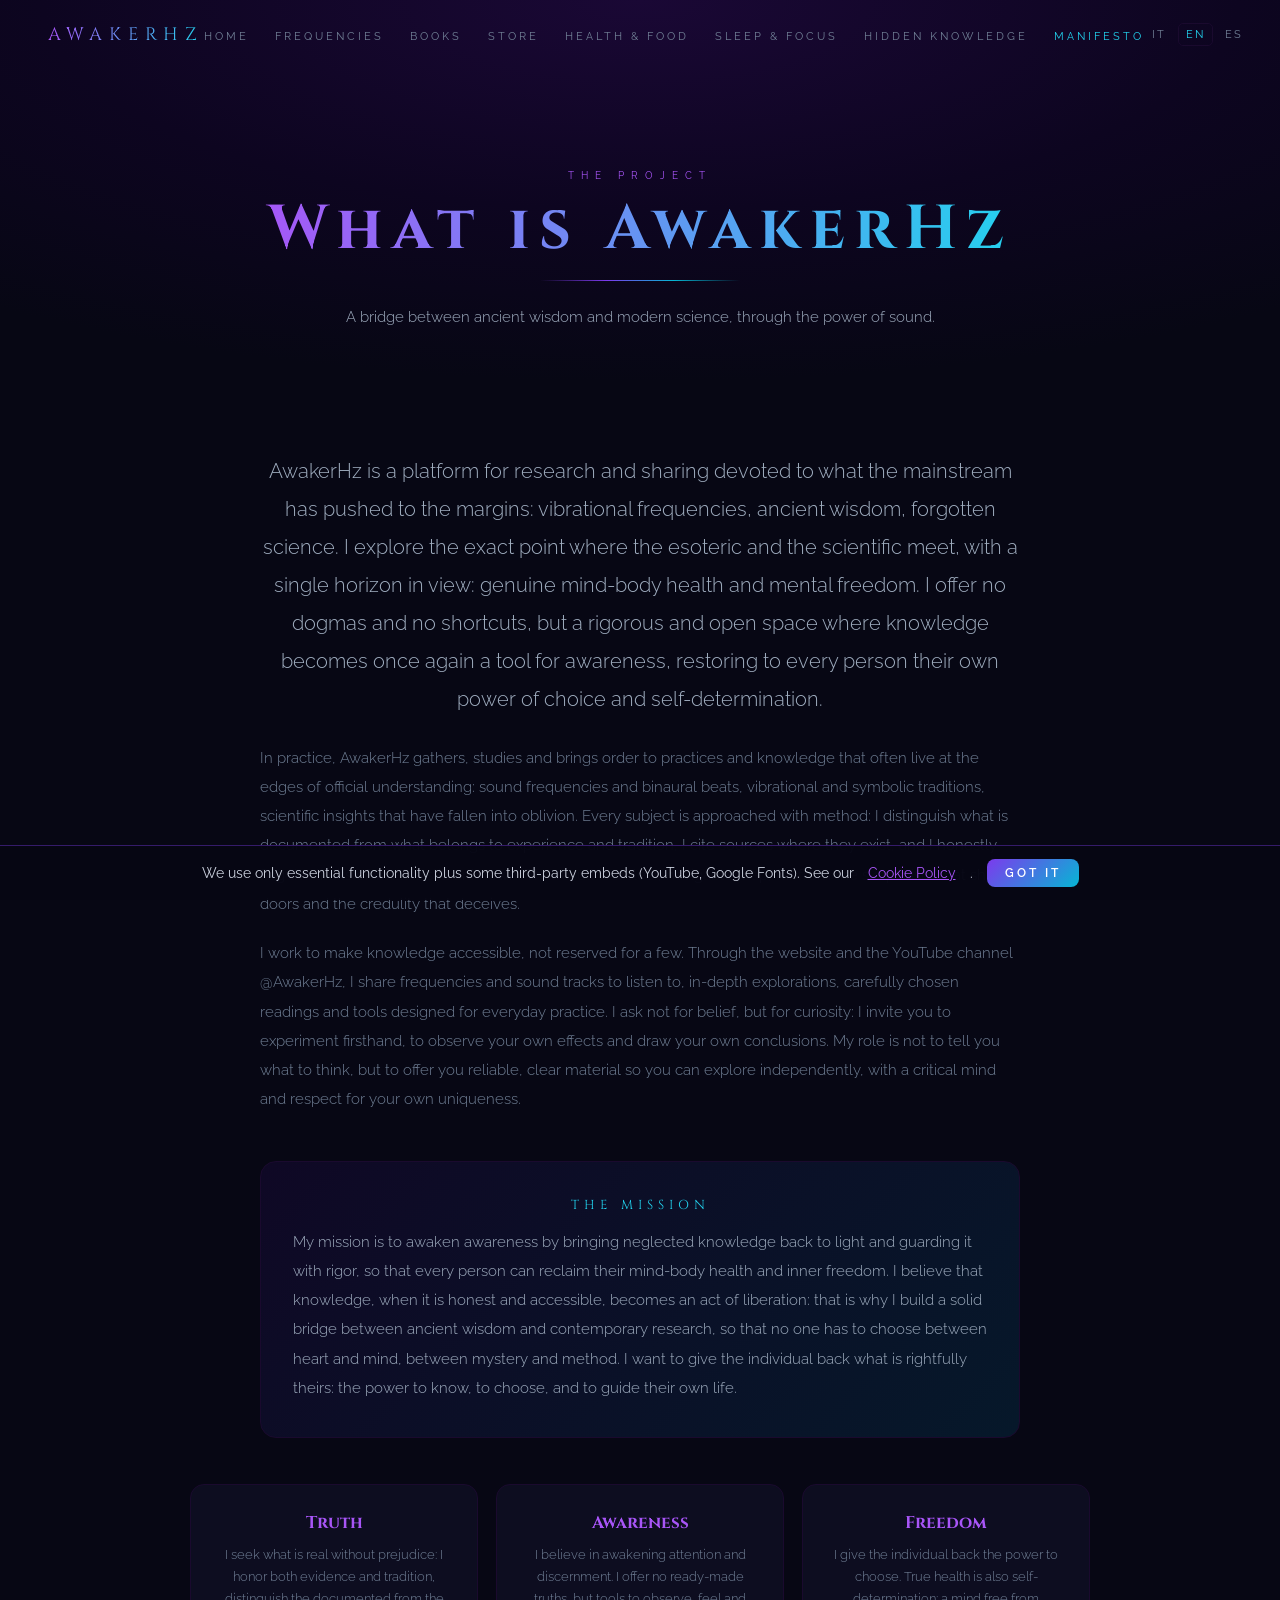
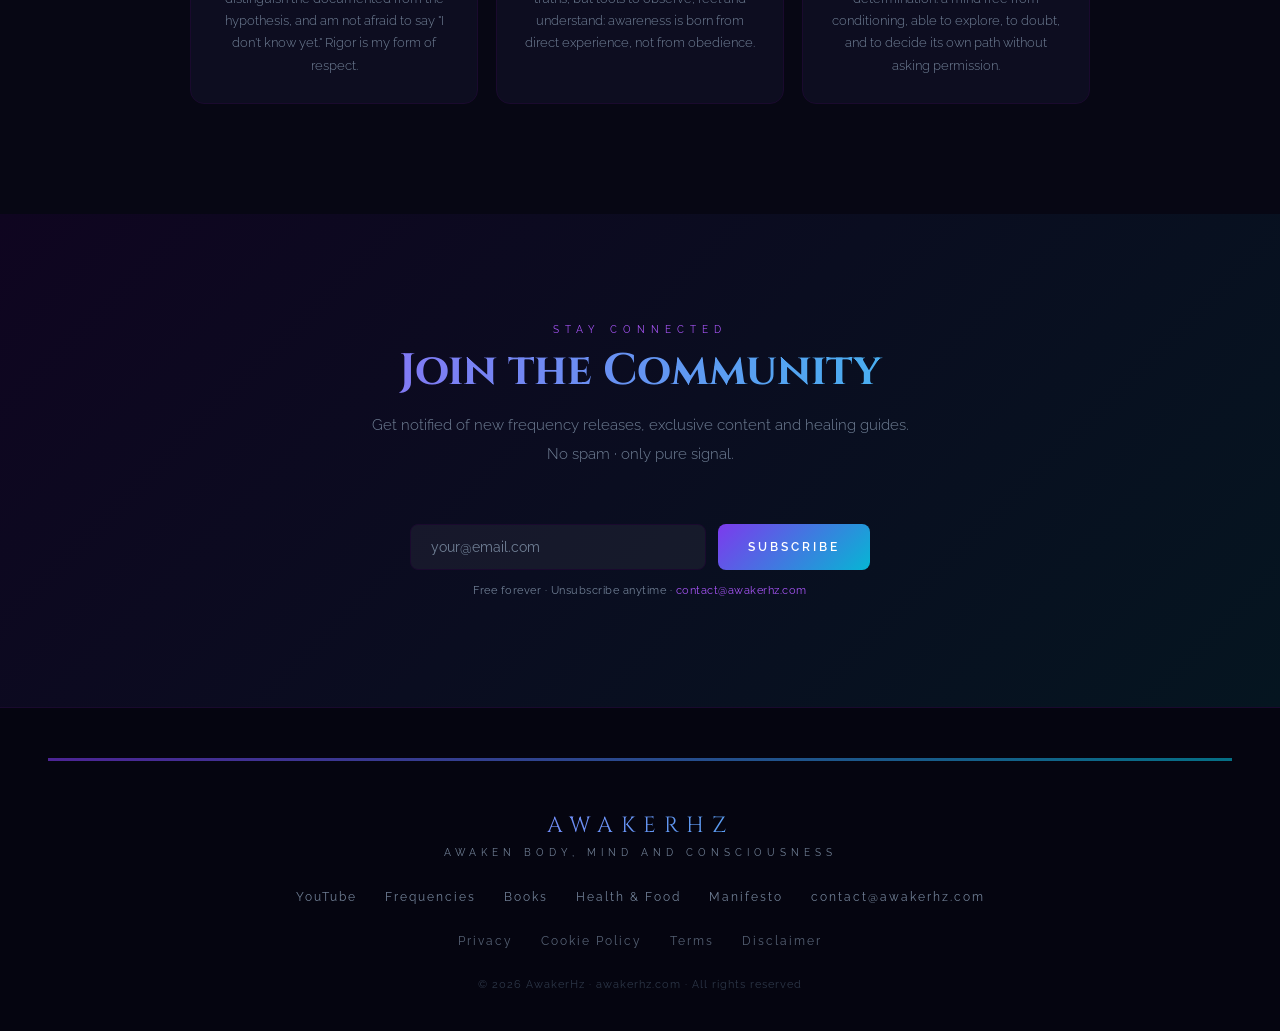
<file: about.html>
<!DOCTYPE html>
<html lang="en">
<head>
  <meta charset="UTF-8">
  <meta name="viewport" content="width=device-width, initial-scale=1.0">
  <meta http-equiv="Cache-Control" content="no-cache">
  <link rel="icon" type="image/svg+xml" href="favicon.svg">
  <title>What is AwakerHz · AwakerHz</title>
  <meta name="description" content="What AwakerHz is and its mission: a bridge between ancient wisdom and modern science through the power of sound.">
  <link rel="preconnect" href="https://fonts.googleapis.com">
  <link href="https://fonts.googleapis.com/css2?family=Cinzel:wght@400;700&family=Raleway:wght@300;400;600&display=swap" rel="stylesheet">
  <link rel="stylesheet" href="assets/css/style.css?v=15">
</head>
<body data-page="about">

<div id="site-header"></div>

<header class="page-hero">
  <div class="page-hero-inner">
    <p class="page-eyebrow" data-i18n="aboutpage.eyebrow">The Project</p>
    <h1 class="page-title" data-i18n="aboutpage.title">What is AwakerHz</h1>
    <div class="page-divider"></div>
    <p class="page-sub" data-i18n="aboutpage.sub">A bridge between ancient wisdom and modern science, through the power of sound.</p>
  </div>
</header>

<section style="padding-top:50px">
  <div class="container">
    <div data-content="about"></div>
  </div>
</section>

<!-- ══════════ NEWSLETTER ══════════ -->
<section id="newsletter">
  <div class="container">
    <div class="fi" style="text-align:center">
      <p class="section-label" data-i18n="nl.label">Stay Connected</p>
      <h2 class="section-title" data-i18n="nl.title">Join the Community</h2>
      <p class="section-sub" data-i18n="nl.sub">Get notified of new frequency releases, exclusive content and healing guides. No spam · only pure signal.</p>
      <form class="nl-form" id="nlForm" action="https://formspree.io/f/mkoewqro" method="POST">
        <input type="email" name="email" placeholder="your@email.com" required autocomplete="email" aria-label="Email address" data-i18n-ph="nl.placeholder"/>
        <button type="submit" class="btn btn-primary" style="white-space:nowrap" data-i18n="nl.button">Subscribe</button>
      </form>
      <p class="nl-success" id="nlSuccess" data-i18n="nl.success">✓  You're in. Welcome to AwakerHz.</p>
      <p class="nl-note"><span data-i18n="nl.note">Free forever · Unsubscribe anytime ·</span> <a href="mailto:contact@awakerhz.com" style="color:var(--purple-l);text-decoration:none">contact@awakerhz.com</a></p>
    </div>
  </div>
</section>

<div id="site-footer"></div>

<script defer src="assets/js/i18n-data.js?v=15"></script>
<script defer src="assets/js/i18n.js?v=15"></script>
<script defer src="assets/js/content.js?v=15"></script>
<script defer src="assets/js/site.js?v=15"></script>
</body>
</html>
</file>
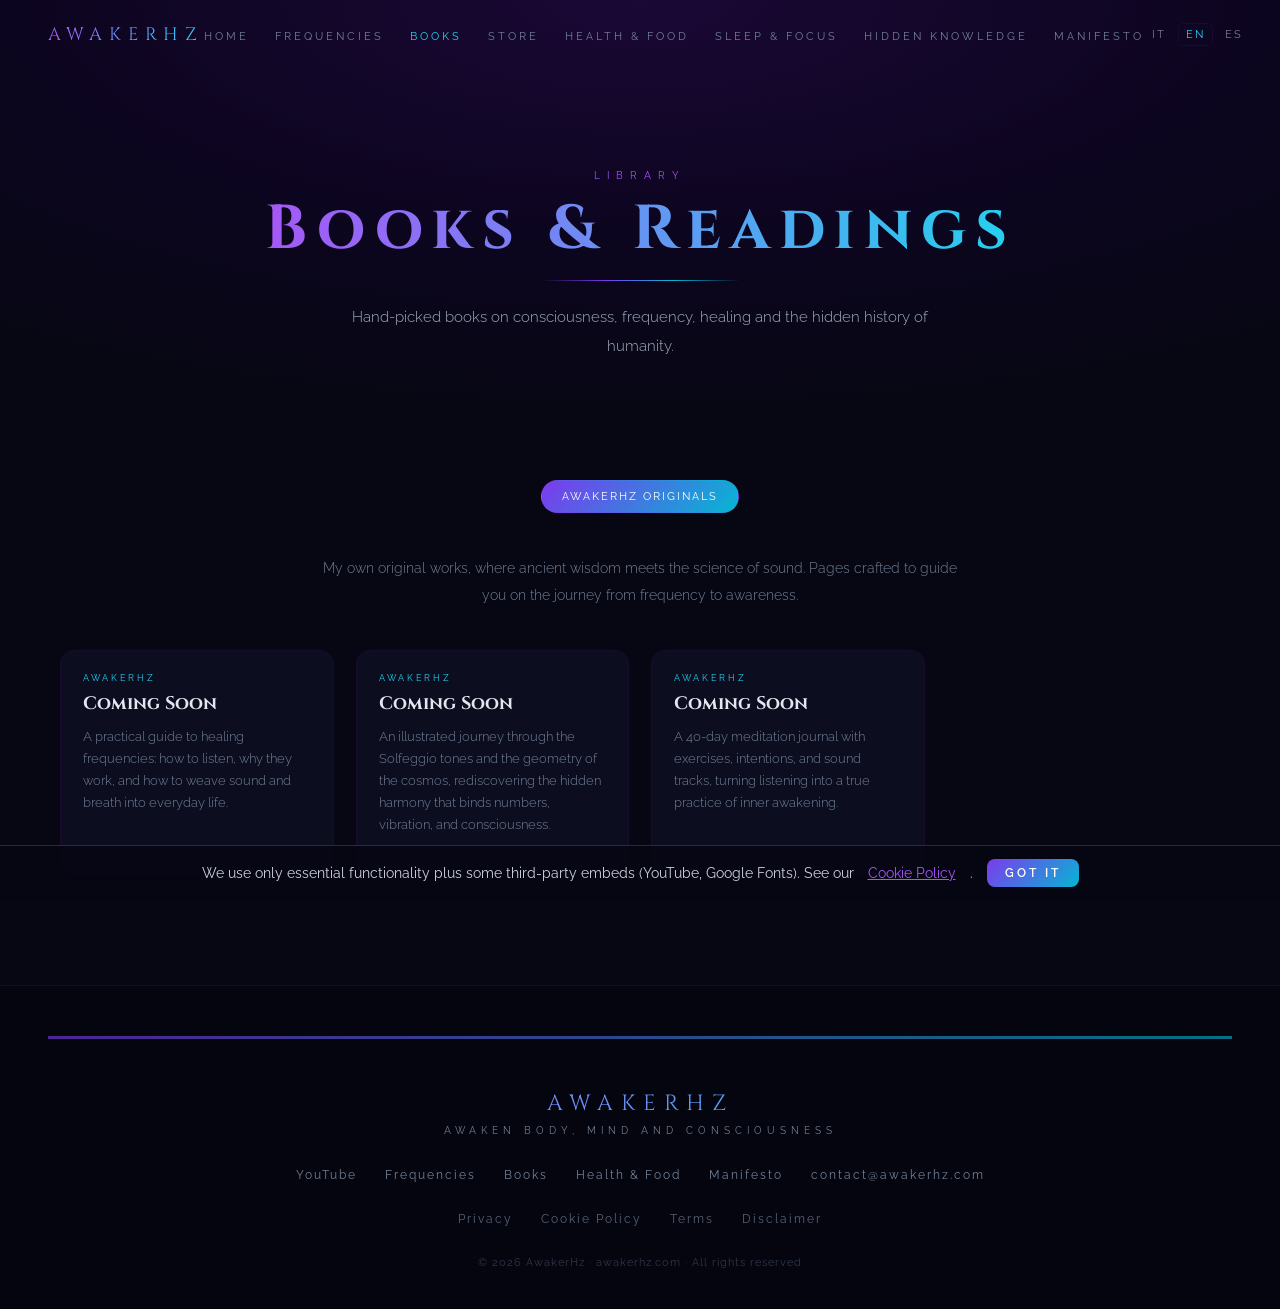
<file: books.html>
<!DOCTYPE html>
<html lang="en">
<head>
  <meta charset="UTF-8">
  <meta name="viewport" content="width=device-width, initial-scale=1.0">
  <meta http-equiv="Cache-Control" content="no-cache">
  <link rel="icon" type="image/svg+xml" href="favicon.svg">
  <title>Books &amp; Readings · AwakerHz</title>
  <meta name="description" content="AwakerHz Originals and recommended books on consciousness, frequency, healing and hidden history.">
  <link rel="preconnect" href="https://fonts.googleapis.com">
  <link href="https://fonts.googleapis.com/css2?family=Cinzel:wght@400;700&family=Raleway:wght@300;400;600&display=swap" rel="stylesheet">
  <link rel="stylesheet" href="assets/css/style.css?v=15">
</head>
<body data-page="books">

<div id="site-header"></div>

<header class="page-hero">
  <div class="page-hero-inner">
    <p class="page-eyebrow" data-i18n="books.eyebrow">Library</p>
    <h1 class="page-title" data-i18n="books.title">Books &amp; Readings</h1>
    <div class="page-divider"></div>
    <p class="page-sub" data-i18n="books.sub">Hand-picked books on consciousness, frequency, healing and the hidden history of humanity.</p>
  </div>
</header>

<section style="padding-top:50px">
  <div class="container">
    <div data-content="books"></div>
  </div>
</section>

<div id="site-footer"></div>

<script defer src="assets/js/i18n-data.js?v=15"></script>
<script defer src="assets/js/i18n.js?v=15"></script>
<script defer src="assets/js/content.js?v=15"></script>
<script defer src="assets/js/site.js?v=15"></script>
</body>
</html>
</file>
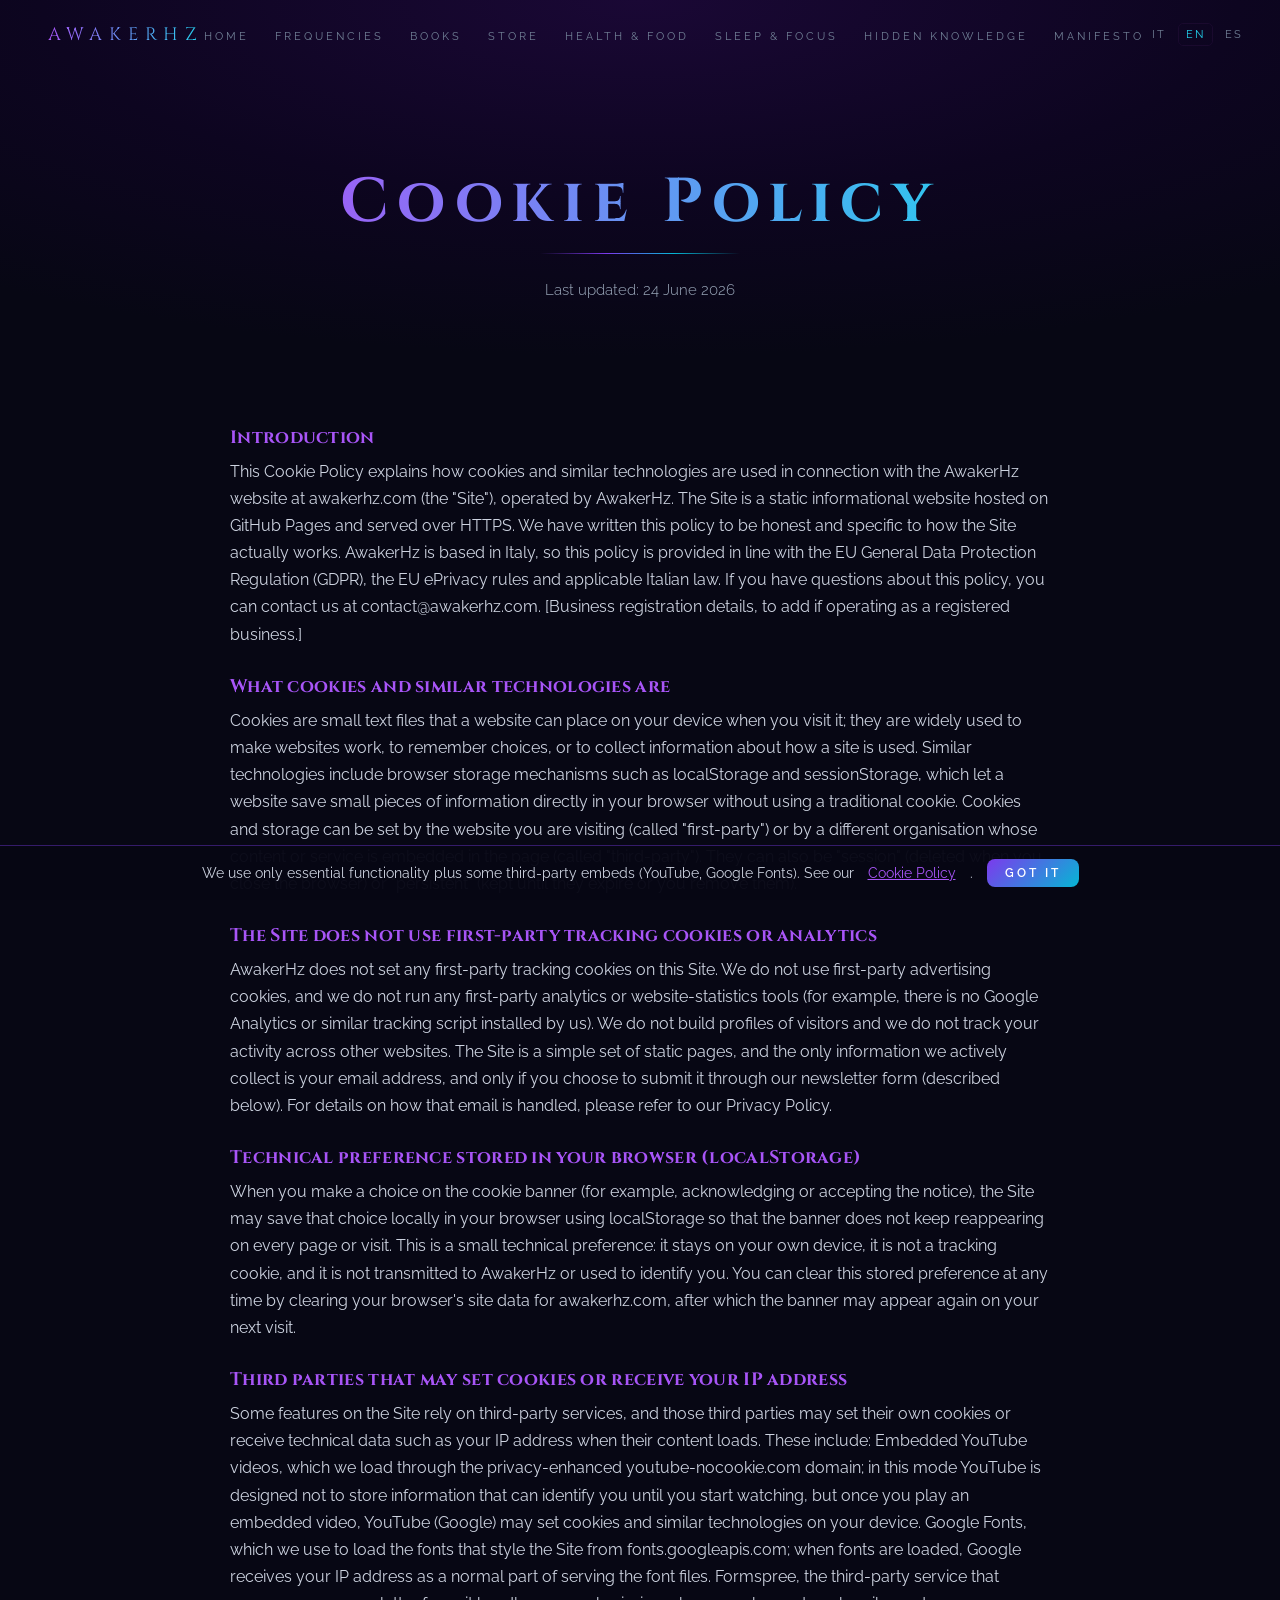
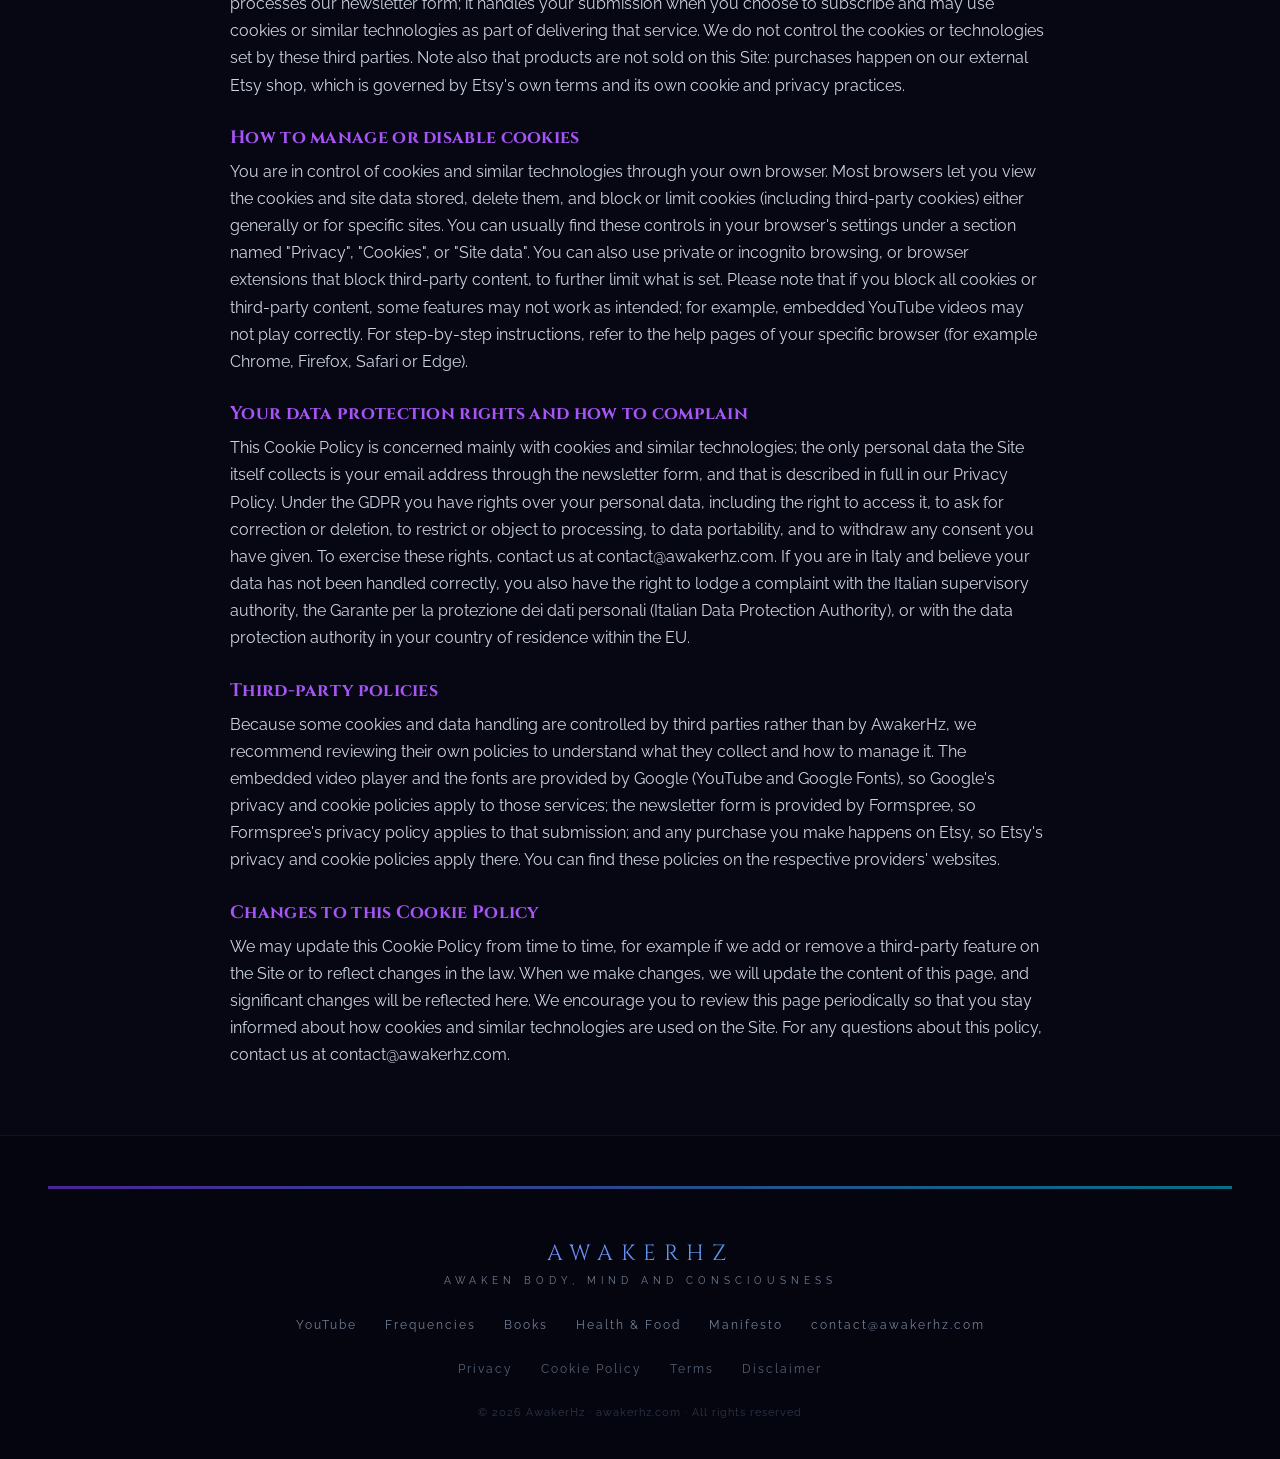
<file: cookies.html>
<!DOCTYPE html>
<html lang="en">
<head>
  <meta charset="UTF-8">
  <meta name="viewport" content="width=device-width, initial-scale=1.0">
  <meta http-equiv="Cache-Control" content="no-cache">
  <link rel="icon" type="image/svg+xml" href="favicon.svg">
  <title>Cookie Policy - AwakerHz</title>
  <meta name="robots" content="noindex">
  <link rel="preconnect" href="https://fonts.googleapis.com">
  <link href="https://fonts.googleapis.com/css2?family=Cinzel:wght@400;700&family=Raleway:wght@300;400;600&display=swap" rel="stylesheet">
  <link rel="stylesheet" href="assets/css/style.css?v=15">
</head>
<body data-page="legal">

<div id="site-header"></div>

<header class="page-hero">
  <div class="page-hero-inner">
    <h1 class="page-title">Cookie Policy</h1>
    <div class="page-divider"></div>
    <p class="page-sub">Last updated: 24 June 2026</p>
  </div>
</header>

<section style="padding-top:24px;padding-bottom:60px">
  <div class="container">
    <div style="max-width:820px;margin:0 auto">
      <h2 style="font-family:Cinzel,serif;color:var(--purple-l,#A855F7);font-size:1.12rem;letter-spacing:.3px;margin:1.7rem 0 .5rem">Introduction</h2>
      <p style="color:#cdd3e0;line-height:1.75;margin:0 0 .4rem;font-size:.97rem">This Cookie Policy explains how cookies and similar technologies are used in connection with the AwakerHz website at awakerhz.com (the &quot;Site&quot;), operated by AwakerHz. The Site is a static informational website hosted on GitHub Pages and served over HTTPS. We have written this policy to be honest and specific to how the Site actually works. AwakerHz is based in Italy, so this policy is provided in line with the EU General Data Protection Regulation (GDPR), the EU ePrivacy rules and applicable Italian law. If you have questions about this policy, you can contact us at contact@awakerhz.com. [Business registration details, to add if operating as a registered business.]</p>
      <h2 style="font-family:Cinzel,serif;color:var(--purple-l,#A855F7);font-size:1.12rem;letter-spacing:.3px;margin:1.7rem 0 .5rem">What cookies and similar technologies are</h2>
      <p style="color:#cdd3e0;line-height:1.75;margin:0 0 .4rem;font-size:.97rem">Cookies are small text files that a website can place on your device when you visit it; they are widely used to make websites work, to remember choices, or to collect information about how a site is used. Similar technologies include browser storage mechanisms such as localStorage and sessionStorage, which let a website save small pieces of information directly in your browser without using a traditional cookie. Cookies and storage can be set by the website you are visiting (called &quot;first-party&quot;) or by a different organisation whose content or service is embedded in the page (called &quot;third-party&quot;). They can also be &quot;session&quot; (deleted when you close the browser) or &quot;persistent&quot; (kept until they expire or you remove them).</p>
      <h2 style="font-family:Cinzel,serif;color:var(--purple-l,#A855F7);font-size:1.12rem;letter-spacing:.3px;margin:1.7rem 0 .5rem">The Site does not use first-party tracking cookies or analytics</h2>
      <p style="color:#cdd3e0;line-height:1.75;margin:0 0 .4rem;font-size:.97rem">AwakerHz does not set any first-party tracking cookies on this Site. We do not use first-party advertising cookies, and we do not run any first-party analytics or website-statistics tools (for example, there is no Google Analytics or similar tracking script installed by us). We do not build profiles of visitors and we do not track your activity across other websites. The Site is a simple set of static pages, and the only information we actively collect is your email address, and only if you choose to submit it through our newsletter form (described below). For details on how that email is handled, please refer to our Privacy Policy.</p>
      <h2 style="font-family:Cinzel,serif;color:var(--purple-l,#A855F7);font-size:1.12rem;letter-spacing:.3px;margin:1.7rem 0 .5rem">Technical preference stored in your browser (localStorage)</h2>
      <p style="color:#cdd3e0;line-height:1.75;margin:0 0 .4rem;font-size:.97rem">When you make a choice on the cookie banner (for example, acknowledging or accepting the notice), the Site may save that choice locally in your browser using localStorage so that the banner does not keep reappearing on every page or visit. This is a small technical preference: it stays on your own device, it is not a tracking cookie, and it is not transmitted to AwakerHz or used to identify you. You can clear this stored preference at any time by clearing your browser&#x27;s site data for awakerhz.com, after which the banner may appear again on your next visit.</p>
      <h2 style="font-family:Cinzel,serif;color:var(--purple-l,#A855F7);font-size:1.12rem;letter-spacing:.3px;margin:1.7rem 0 .5rem">Third parties that may set cookies or receive your IP address</h2>
      <p style="color:#cdd3e0;line-height:1.75;margin:0 0 .4rem;font-size:.97rem">Some features on the Site rely on third-party services, and those third parties may set their own cookies or receive technical data such as your IP address when their content loads. These include: Embedded YouTube videos, which we load through the privacy-enhanced youtube-nocookie.com domain; in this mode YouTube is designed not to store information that can identify you until you start watching, but once you play an embedded video, YouTube (Google) may set cookies and similar technologies on your device. Google Fonts, which we use to load the fonts that style the Site from fonts.googleapis.com; when fonts are loaded, Google receives your IP address as a normal part of serving the font files. Formspree, the third-party service that processes our newsletter form; it handles your submission when you choose to subscribe and may use cookies or similar technologies as part of delivering that service. We do not control the cookies or technologies set by these third parties. Note also that products are not sold on this Site: purchases happen on our external Etsy shop, which is governed by Etsy&#x27;s own terms and its own cookie and privacy practices.</p>
      <h2 style="font-family:Cinzel,serif;color:var(--purple-l,#A855F7);font-size:1.12rem;letter-spacing:.3px;margin:1.7rem 0 .5rem">How to manage or disable cookies</h2>
      <p style="color:#cdd3e0;line-height:1.75;margin:0 0 .4rem;font-size:.97rem">You are in control of cookies and similar technologies through your own browser. Most browsers let you view the cookies and site data stored, delete them, and block or limit cookies (including third-party cookies) either generally or for specific sites. You can usually find these controls in your browser&#x27;s settings under a section named &quot;Privacy&quot;, &quot;Cookies&quot;, or &quot;Site data&quot;. You can also use private or incognito browsing, or browser extensions that block third-party content, to further limit what is set. Please note that if you block all cookies or third-party content, some features may not work as intended; for example, embedded YouTube videos may not play correctly. For step-by-step instructions, refer to the help pages of your specific browser (for example Chrome, Firefox, Safari or Edge).</p>
      <h2 style="font-family:Cinzel,serif;color:var(--purple-l,#A855F7);font-size:1.12rem;letter-spacing:.3px;margin:1.7rem 0 .5rem">Your data protection rights and how to complain</h2>
      <p style="color:#cdd3e0;line-height:1.75;margin:0 0 .4rem;font-size:.97rem">This Cookie Policy is concerned mainly with cookies and similar technologies; the only personal data the Site itself collects is your email address through the newsletter form, and that is described in full in our Privacy Policy. Under the GDPR you have rights over your personal data, including the right to access it, to ask for correction or deletion, to restrict or object to processing, to data portability, and to withdraw any consent you have given. To exercise these rights, contact us at contact@awakerhz.com. If you are in Italy and believe your data has not been handled correctly, you also have the right to lodge a complaint with the Italian supervisory authority, the Garante per la protezione dei dati personali (Italian Data Protection Authority), or with the data protection authority in your country of residence within the EU.</p>
      <h2 style="font-family:Cinzel,serif;color:var(--purple-l,#A855F7);font-size:1.12rem;letter-spacing:.3px;margin:1.7rem 0 .5rem">Third-party policies</h2>
      <p style="color:#cdd3e0;line-height:1.75;margin:0 0 .4rem;font-size:.97rem">Because some cookies and data handling are controlled by third parties rather than by AwakerHz, we recommend reviewing their own policies to understand what they collect and how to manage it. The embedded video player and the fonts are provided by Google (YouTube and Google Fonts), so Google&#x27;s privacy and cookie policies apply to those services; the newsletter form is provided by Formspree, so Formspree&#x27;s privacy policy applies to that submission; and any purchase you make happens on Etsy, so Etsy&#x27;s privacy and cookie policies apply there. You can find these policies on the respective providers&#x27; websites.</p>
      <h2 style="font-family:Cinzel,serif;color:var(--purple-l,#A855F7);font-size:1.12rem;letter-spacing:.3px;margin:1.7rem 0 .5rem">Changes to this Cookie Policy</h2>
      <p style="color:#cdd3e0;line-height:1.75;margin:0 0 .4rem;font-size:.97rem">We may update this Cookie Policy from time to time, for example if we add or remove a third-party feature on the Site or to reflect changes in the law. When we make changes, we will update the content of this page, and significant changes will be reflected here. We encourage you to review this page periodically so that you stay informed about how cookies and similar technologies are used on the Site. For any questions about this policy, contact us at contact@awakerhz.com.</p>
    </div>
  </div>
</section>

<div id="site-footer"></div>

<script defer src="assets/js/i18n-data.js?v=15"></script>
<script defer src="assets/js/i18n.js?v=15"></script>
<script defer src="assets/js/content.js?v=15"></script>
<script defer src="assets/js/site.js?v=15"></script>
</body>
</html>
</file>
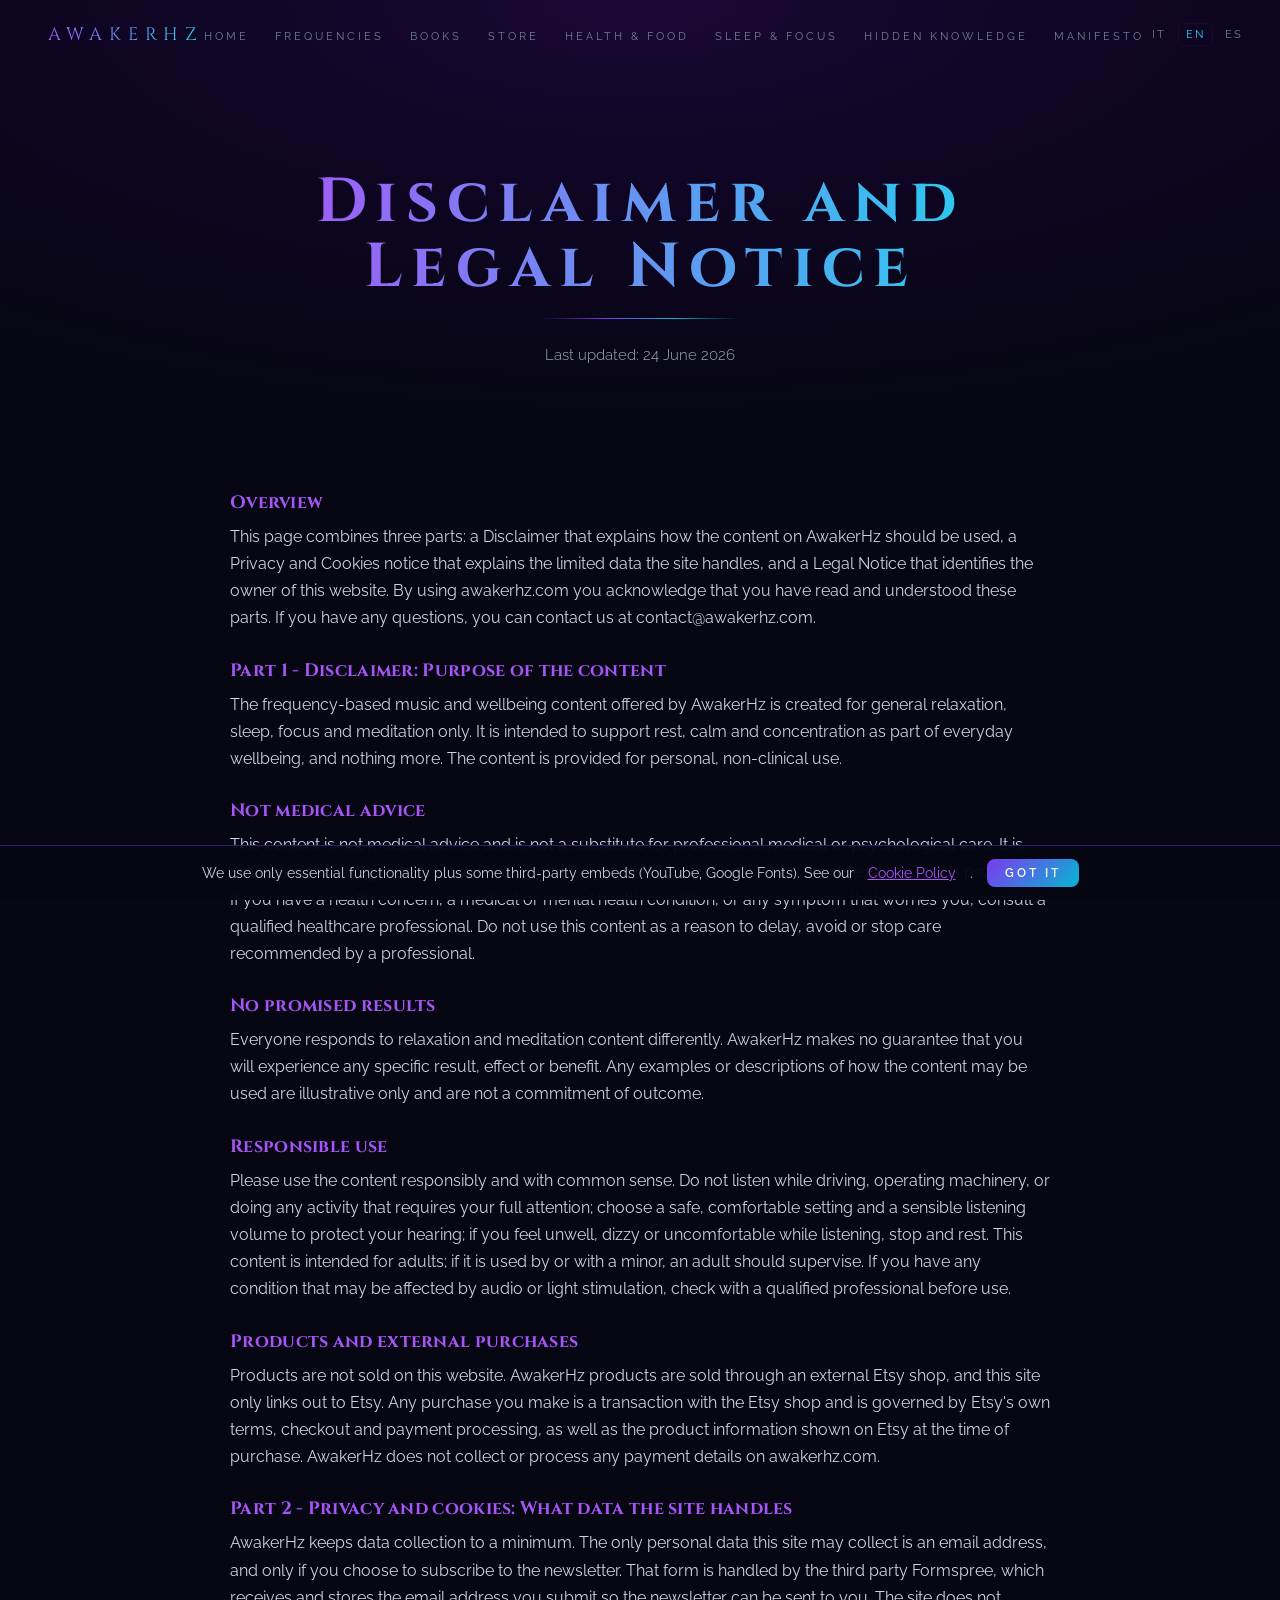
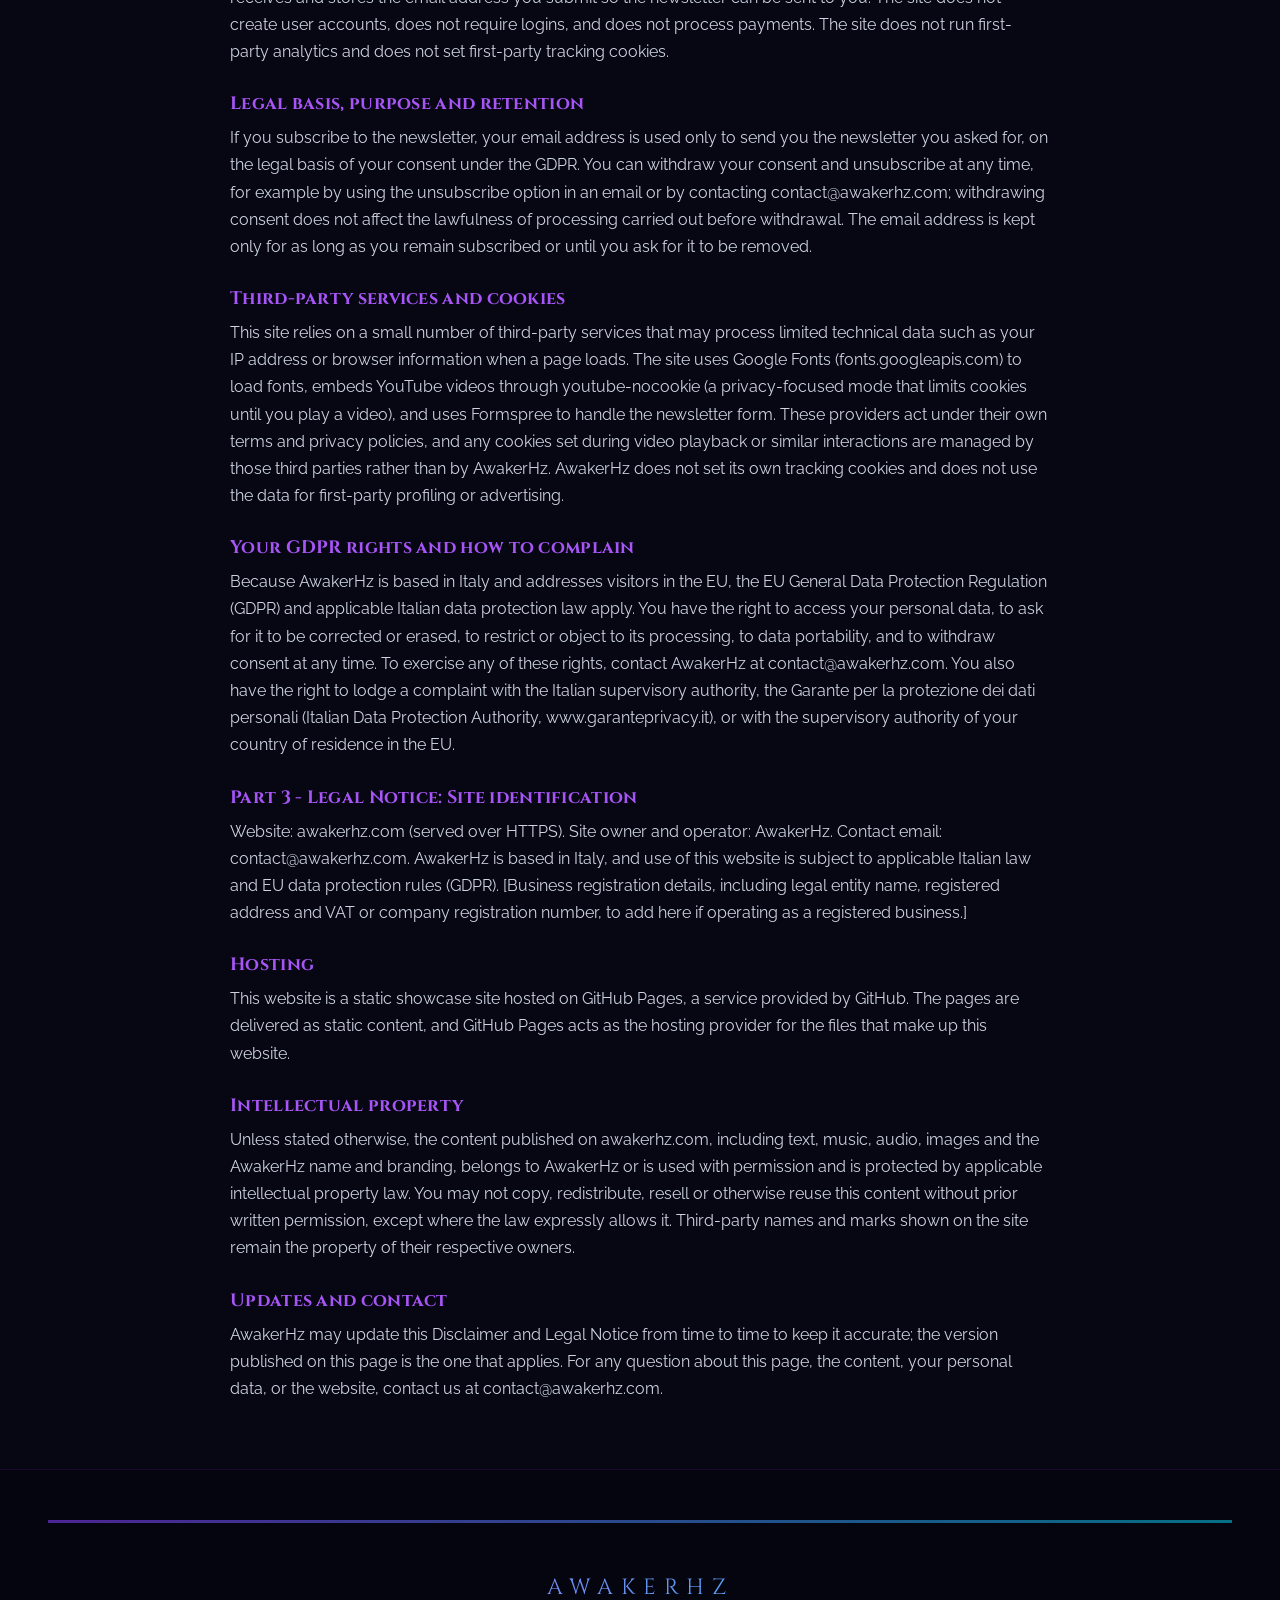
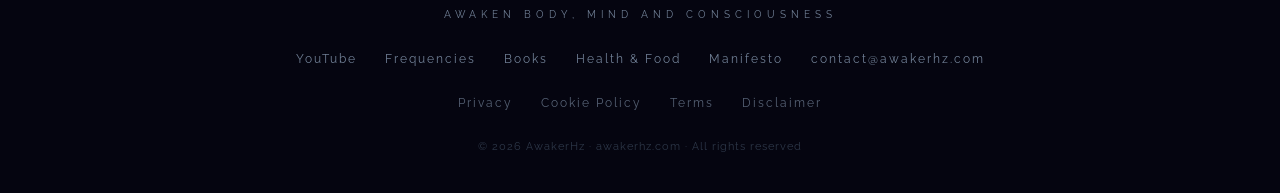
<file: disclaimer.html>
<!DOCTYPE html>
<html lang="en">
<head>
  <meta charset="UTF-8">
  <meta name="viewport" content="width=device-width, initial-scale=1.0">
  <meta http-equiv="Cache-Control" content="no-cache">
  <link rel="icon" type="image/svg+xml" href="favicon.svg">
  <title>Disclaimer and Legal Notice - AwakerHz</title>
  <meta name="robots" content="noindex">
  <link rel="preconnect" href="https://fonts.googleapis.com">
  <link href="https://fonts.googleapis.com/css2?family=Cinzel:wght@400;700&family=Raleway:wght@300;400;600&display=swap" rel="stylesheet">
  <link rel="stylesheet" href="assets/css/style.css?v=15">
</head>
<body data-page="legal">

<div id="site-header"></div>

<header class="page-hero">
  <div class="page-hero-inner">
    <h1 class="page-title">Disclaimer and Legal Notice</h1>
    <div class="page-divider"></div>
    <p class="page-sub">Last updated: 24 June 2026</p>
  </div>
</header>

<section style="padding-top:24px;padding-bottom:60px">
  <div class="container">
    <div style="max-width:820px;margin:0 auto">
      <h2 style="font-family:Cinzel,serif;color:var(--purple-l,#A855F7);font-size:1.12rem;letter-spacing:.3px;margin:1.7rem 0 .5rem">Overview</h2>
      <p style="color:#cdd3e0;line-height:1.75;margin:0 0 .4rem;font-size:.97rem">This page combines three parts: a Disclaimer that explains how the content on AwakerHz should be used, a Privacy and Cookies notice that explains the limited data the site handles, and a Legal Notice that identifies the owner of this website. By using awakerhz.com you acknowledge that you have read and understood these parts. If you have any questions, you can contact us at contact@awakerhz.com.</p>
      <h2 style="font-family:Cinzel,serif;color:var(--purple-l,#A855F7);font-size:1.12rem;letter-spacing:.3px;margin:1.7rem 0 .5rem">Part 1 - Disclaimer: Purpose of the content</h2>
      <p style="color:#cdd3e0;line-height:1.75;margin:0 0 .4rem;font-size:.97rem">The frequency-based music and wellbeing content offered by AwakerHz is created for general relaxation, sleep, focus and meditation only. It is intended to support rest, calm and concentration as part of everyday wellbeing, and nothing more. The content is provided for personal, non-clinical use.</p>
      <h2 style="font-family:Cinzel,serif;color:var(--purple-l,#A855F7);font-size:1.12rem;letter-spacing:.3px;margin:1.7rem 0 .5rem">Not medical advice</h2>
      <p style="color:#cdd3e0;line-height:1.75;margin:0 0 .4rem;font-size:.97rem">This content is not medical advice and is not a substitute for professional medical or psychological care. It is not intended to diagnose, treat, cure or prevent any condition, and no health outcome of any kind is promised. If you have a health concern, a medical or mental health condition, or any symptom that worries you, consult a qualified healthcare professional. Do not use this content as a reason to delay, avoid or stop care recommended by a professional.</p>
      <h2 style="font-family:Cinzel,serif;color:var(--purple-l,#A855F7);font-size:1.12rem;letter-spacing:.3px;margin:1.7rem 0 .5rem">No promised results</h2>
      <p style="color:#cdd3e0;line-height:1.75;margin:0 0 .4rem;font-size:.97rem">Everyone responds to relaxation and meditation content differently. AwakerHz makes no guarantee that you will experience any specific result, effect or benefit. Any examples or descriptions of how the content may be used are illustrative only and are not a commitment of outcome.</p>
      <h2 style="font-family:Cinzel,serif;color:var(--purple-l,#A855F7);font-size:1.12rem;letter-spacing:.3px;margin:1.7rem 0 .5rem">Responsible use</h2>
      <p style="color:#cdd3e0;line-height:1.75;margin:0 0 .4rem;font-size:.97rem">Please use the content responsibly and with common sense. Do not listen while driving, operating machinery, or doing any activity that requires your full attention; choose a safe, comfortable setting and a sensible listening volume to protect your hearing; if you feel unwell, dizzy or uncomfortable while listening, stop and rest. This content is intended for adults; if it is used by or with a minor, an adult should supervise. If you have any condition that may be affected by audio or light stimulation, check with a qualified professional before use.</p>
      <h2 style="font-family:Cinzel,serif;color:var(--purple-l,#A855F7);font-size:1.12rem;letter-spacing:.3px;margin:1.7rem 0 .5rem">Products and external purchases</h2>
      <p style="color:#cdd3e0;line-height:1.75;margin:0 0 .4rem;font-size:.97rem">Products are not sold on this website. AwakerHz products are sold through an external Etsy shop, and this site only links out to Etsy. Any purchase you make is a transaction with the Etsy shop and is governed by Etsy&#x27;s own terms, checkout and payment processing, as well as the product information shown on Etsy at the time of purchase. AwakerHz does not collect or process any payment details on awakerhz.com.</p>
      <h2 style="font-family:Cinzel,serif;color:var(--purple-l,#A855F7);font-size:1.12rem;letter-spacing:.3px;margin:1.7rem 0 .5rem">Part 2 - Privacy and cookies: What data the site handles</h2>
      <p style="color:#cdd3e0;line-height:1.75;margin:0 0 .4rem;font-size:.97rem">AwakerHz keeps data collection to a minimum. The only personal data this site may collect is an email address, and only if you choose to subscribe to the newsletter. That form is handled by the third party Formspree, which receives and stores the email address you submit so the newsletter can be sent to you. The site does not create user accounts, does not require logins, and does not process payments. The site does not run first-party analytics and does not set first-party tracking cookies.</p>
      <h2 style="font-family:Cinzel,serif;color:var(--purple-l,#A855F7);font-size:1.12rem;letter-spacing:.3px;margin:1.7rem 0 .5rem">Legal basis, purpose and retention</h2>
      <p style="color:#cdd3e0;line-height:1.75;margin:0 0 .4rem;font-size:.97rem">If you subscribe to the newsletter, your email address is used only to send you the newsletter you asked for, on the legal basis of your consent under the GDPR. You can withdraw your consent and unsubscribe at any time, for example by using the unsubscribe option in an email or by contacting contact@awakerhz.com; withdrawing consent does not affect the lawfulness of processing carried out before withdrawal. The email address is kept only for as long as you remain subscribed or until you ask for it to be removed.</p>
      <h2 style="font-family:Cinzel,serif;color:var(--purple-l,#A855F7);font-size:1.12rem;letter-spacing:.3px;margin:1.7rem 0 .5rem">Third-party services and cookies</h2>
      <p style="color:#cdd3e0;line-height:1.75;margin:0 0 .4rem;font-size:.97rem">This site relies on a small number of third-party services that may process limited technical data such as your IP address or browser information when a page loads. The site uses Google Fonts (fonts.googleapis.com) to load fonts, embeds YouTube videos through youtube-nocookie (a privacy-focused mode that limits cookies until you play a video), and uses Formspree to handle the newsletter form. These providers act under their own terms and privacy policies, and any cookies set during video playback or similar interactions are managed by those third parties rather than by AwakerHz. AwakerHz does not set its own tracking cookies and does not use the data for first-party profiling or advertising.</p>
      <h2 style="font-family:Cinzel,serif;color:var(--purple-l,#A855F7);font-size:1.12rem;letter-spacing:.3px;margin:1.7rem 0 .5rem">Your GDPR rights and how to complain</h2>
      <p style="color:#cdd3e0;line-height:1.75;margin:0 0 .4rem;font-size:.97rem">Because AwakerHz is based in Italy and addresses visitors in the EU, the EU General Data Protection Regulation (GDPR) and applicable Italian data protection law apply. You have the right to access your personal data, to ask for it to be corrected or erased, to restrict or object to its processing, to data portability, and to withdraw consent at any time. To exercise any of these rights, contact AwakerHz at contact@awakerhz.com. You also have the right to lodge a complaint with the Italian supervisory authority, the Garante per la protezione dei dati personali (Italian Data Protection Authority, www.garanteprivacy.it), or with the supervisory authority of your country of residence in the EU.</p>
      <h2 style="font-family:Cinzel,serif;color:var(--purple-l,#A855F7);font-size:1.12rem;letter-spacing:.3px;margin:1.7rem 0 .5rem">Part 3 - Legal Notice: Site identification</h2>
      <p style="color:#cdd3e0;line-height:1.75;margin:0 0 .4rem;font-size:.97rem">Website: awakerhz.com (served over HTTPS). Site owner and operator: AwakerHz. Contact email: contact@awakerhz.com. AwakerHz is based in Italy, and use of this website is subject to applicable Italian law and EU data protection rules (GDPR). [Business registration details, including legal entity name, registered address and VAT or company registration number, to add here if operating as a registered business.]</p>
      <h2 style="font-family:Cinzel,serif;color:var(--purple-l,#A855F7);font-size:1.12rem;letter-spacing:.3px;margin:1.7rem 0 .5rem">Hosting</h2>
      <p style="color:#cdd3e0;line-height:1.75;margin:0 0 .4rem;font-size:.97rem">This website is a static showcase site hosted on GitHub Pages, a service provided by GitHub. The pages are delivered as static content, and GitHub Pages acts as the hosting provider for the files that make up this website.</p>
      <h2 style="font-family:Cinzel,serif;color:var(--purple-l,#A855F7);font-size:1.12rem;letter-spacing:.3px;margin:1.7rem 0 .5rem">Intellectual property</h2>
      <p style="color:#cdd3e0;line-height:1.75;margin:0 0 .4rem;font-size:.97rem">Unless stated otherwise, the content published on awakerhz.com, including text, music, audio, images and the AwakerHz name and branding, belongs to AwakerHz or is used with permission and is protected by applicable intellectual property law. You may not copy, redistribute, resell or otherwise reuse this content without prior written permission, except where the law expressly allows it. Third-party names and marks shown on the site remain the property of their respective owners.</p>
      <h2 style="font-family:Cinzel,serif;color:var(--purple-l,#A855F7);font-size:1.12rem;letter-spacing:.3px;margin:1.7rem 0 .5rem">Updates and contact</h2>
      <p style="color:#cdd3e0;line-height:1.75;margin:0 0 .4rem;font-size:.97rem">AwakerHz may update this Disclaimer and Legal Notice from time to time to keep it accurate; the version published on this page is the one that applies. For any question about this page, the content, your personal data, or the website, contact us at contact@awakerhz.com.</p>
    </div>
  </div>
</section>

<div id="site-footer"></div>

<script defer src="assets/js/i18n-data.js?v=15"></script>
<script defer src="assets/js/i18n.js?v=15"></script>
<script defer src="assets/js/content.js?v=15"></script>
<script defer src="assets/js/site.js?v=15"></script>
</body>
</html>
</file>
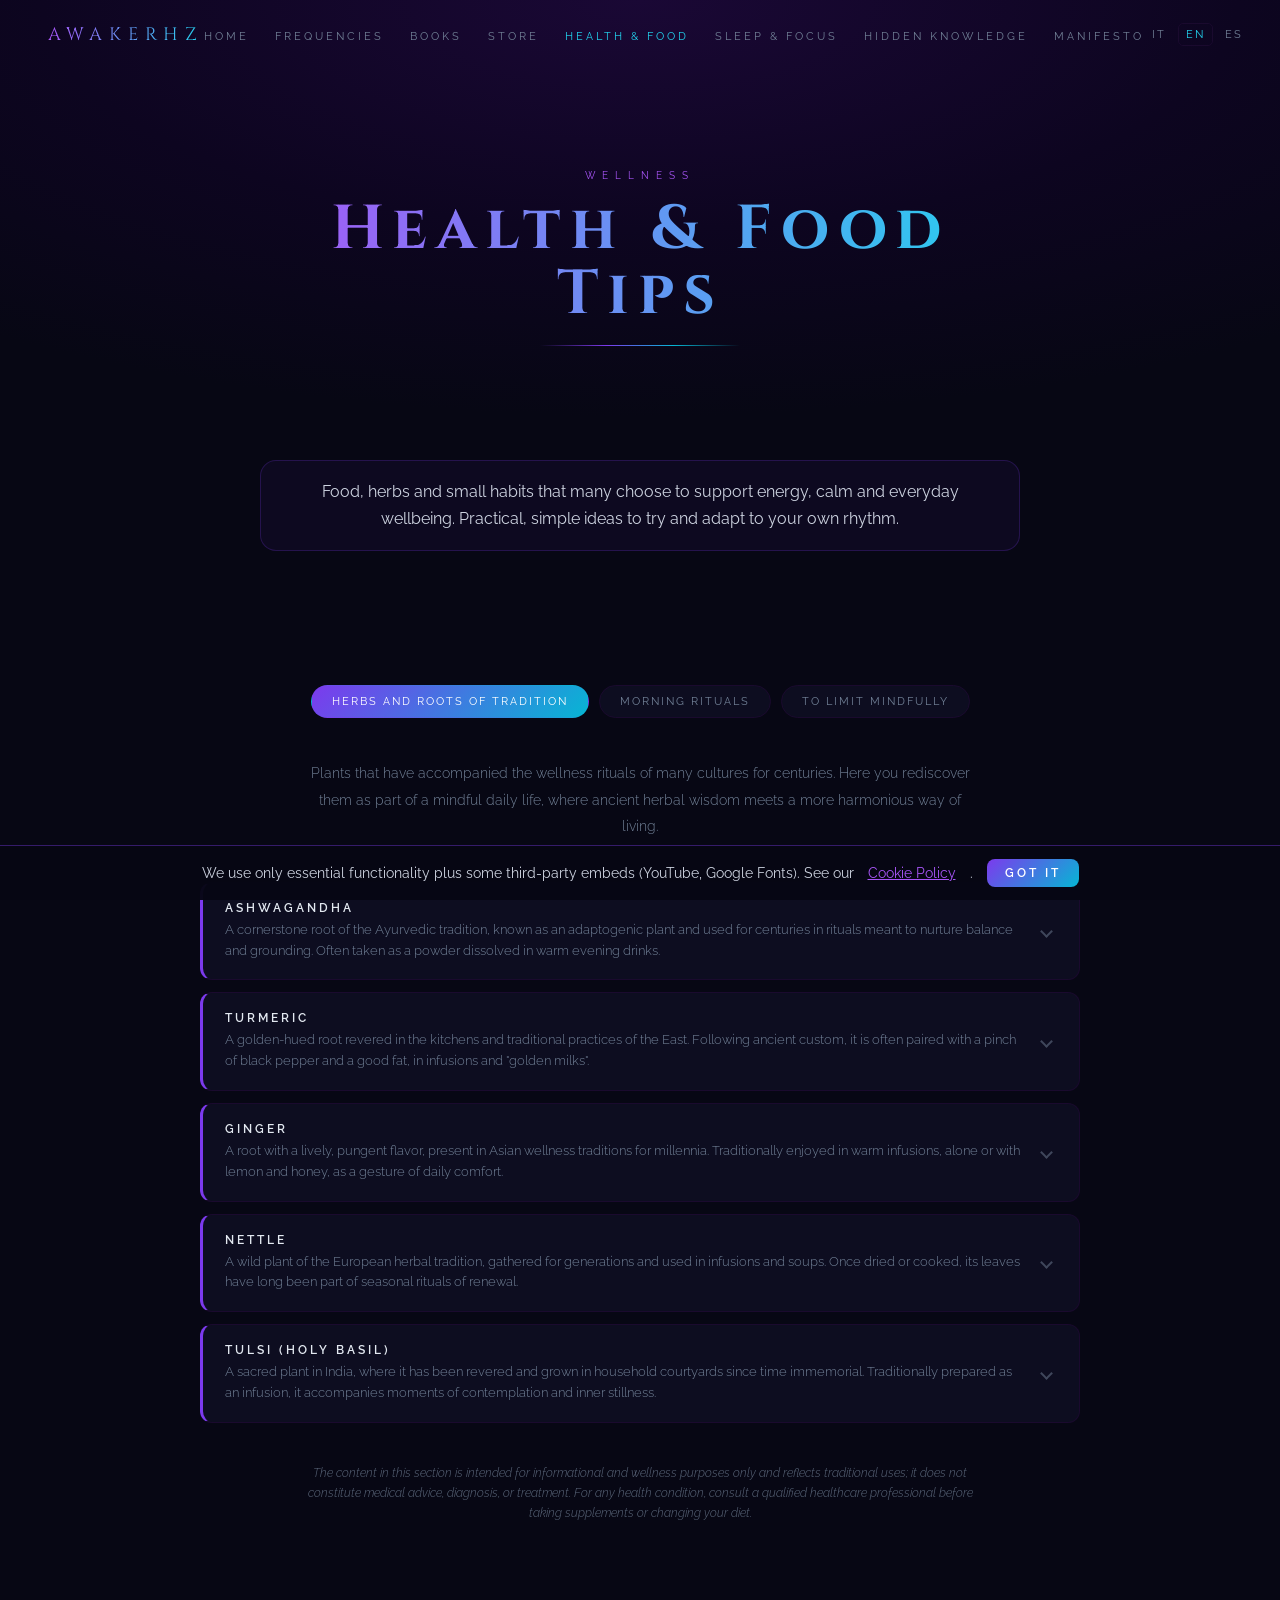
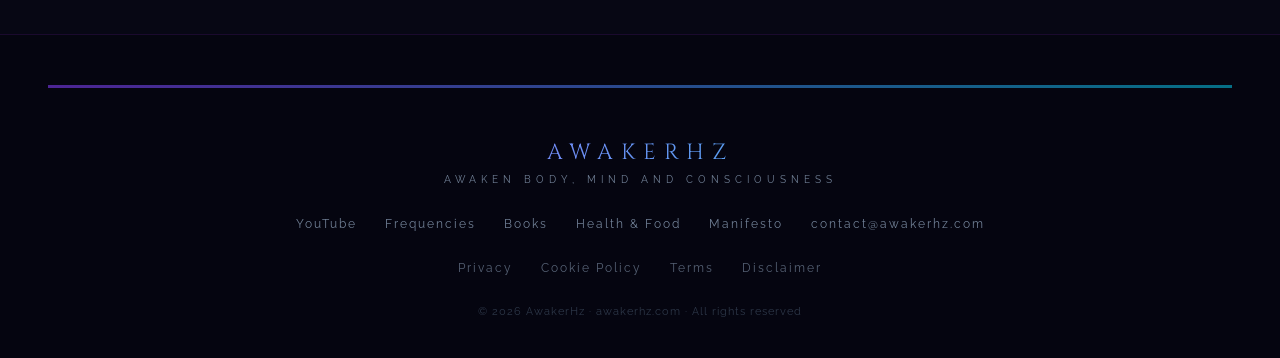
<file: health.html>
<!DOCTYPE html>
<html lang="en">
<head>
  <meta charset="UTF-8">
  <meta name="viewport" content="width=device-width, initial-scale=1.0">
  <meta http-equiv="Cache-Control" content="no-cache">
  <link rel="icon" type="image/svg+xml" href="favicon.svg">
  <title>Health &amp; Food Tips · AwakerHz</title>
  <meta name="description" content="Beneficial herbs, morning routine and what to avoid — nourish the body and raise your vibration.">
  <link rel="preconnect" href="https://fonts.googleapis.com">
  <link href="https://fonts.googleapis.com/css2?family=Cinzel:wght@400;700&family=Raleway:wght@300;400;600&display=swap" rel="stylesheet">
  <link rel="stylesheet" href="assets/css/style.css?v=15">
</head>
<body data-page="health">

<div id="site-header"></div>

<header class="page-hero">
  <div class="page-hero-inner">
    <p class="page-eyebrow" data-i18n="health.eyebrow">Wellness</p>
    <h1 class="page-title" data-i18n="health.title">Health &amp; Food Tips</h1>
    <div class="page-divider"></div>
  </div>
</header>

<section style="padding-top:22px">
  <div class="container">
    <div class="fi" style="max-width:760px;margin:0 auto;background:rgba(124,58,237,.06);border:1px solid rgba(124,58,237,.22);border-radius:16px;padding:18px 24px">
      <p data-i18n="sec.health.intro" style="color:#cdd3e0;line-height:1.7;margin:0;font-size:.97rem;text-align:center">Food, herbs and small habits that many choose to support energy, calm and everyday wellbeing. Practical, simple ideas to try and adapt to your own rhythm.</p>
    </div>
  </div>
</section>

<section style="padding-top:24px">
  <div class="container">
    <div data-content="food"></div>
  </div>
</section>

<div id="site-footer"></div>

<script defer src="assets/js/i18n-data.js?v=15"></script>
<script defer src="assets/js/i18n.js?v=15"></script>
<script defer src="assets/js/content.js?v=15"></script>
<script defer src="assets/js/site.js?v=15"></script>
</body>
</html>
</file>
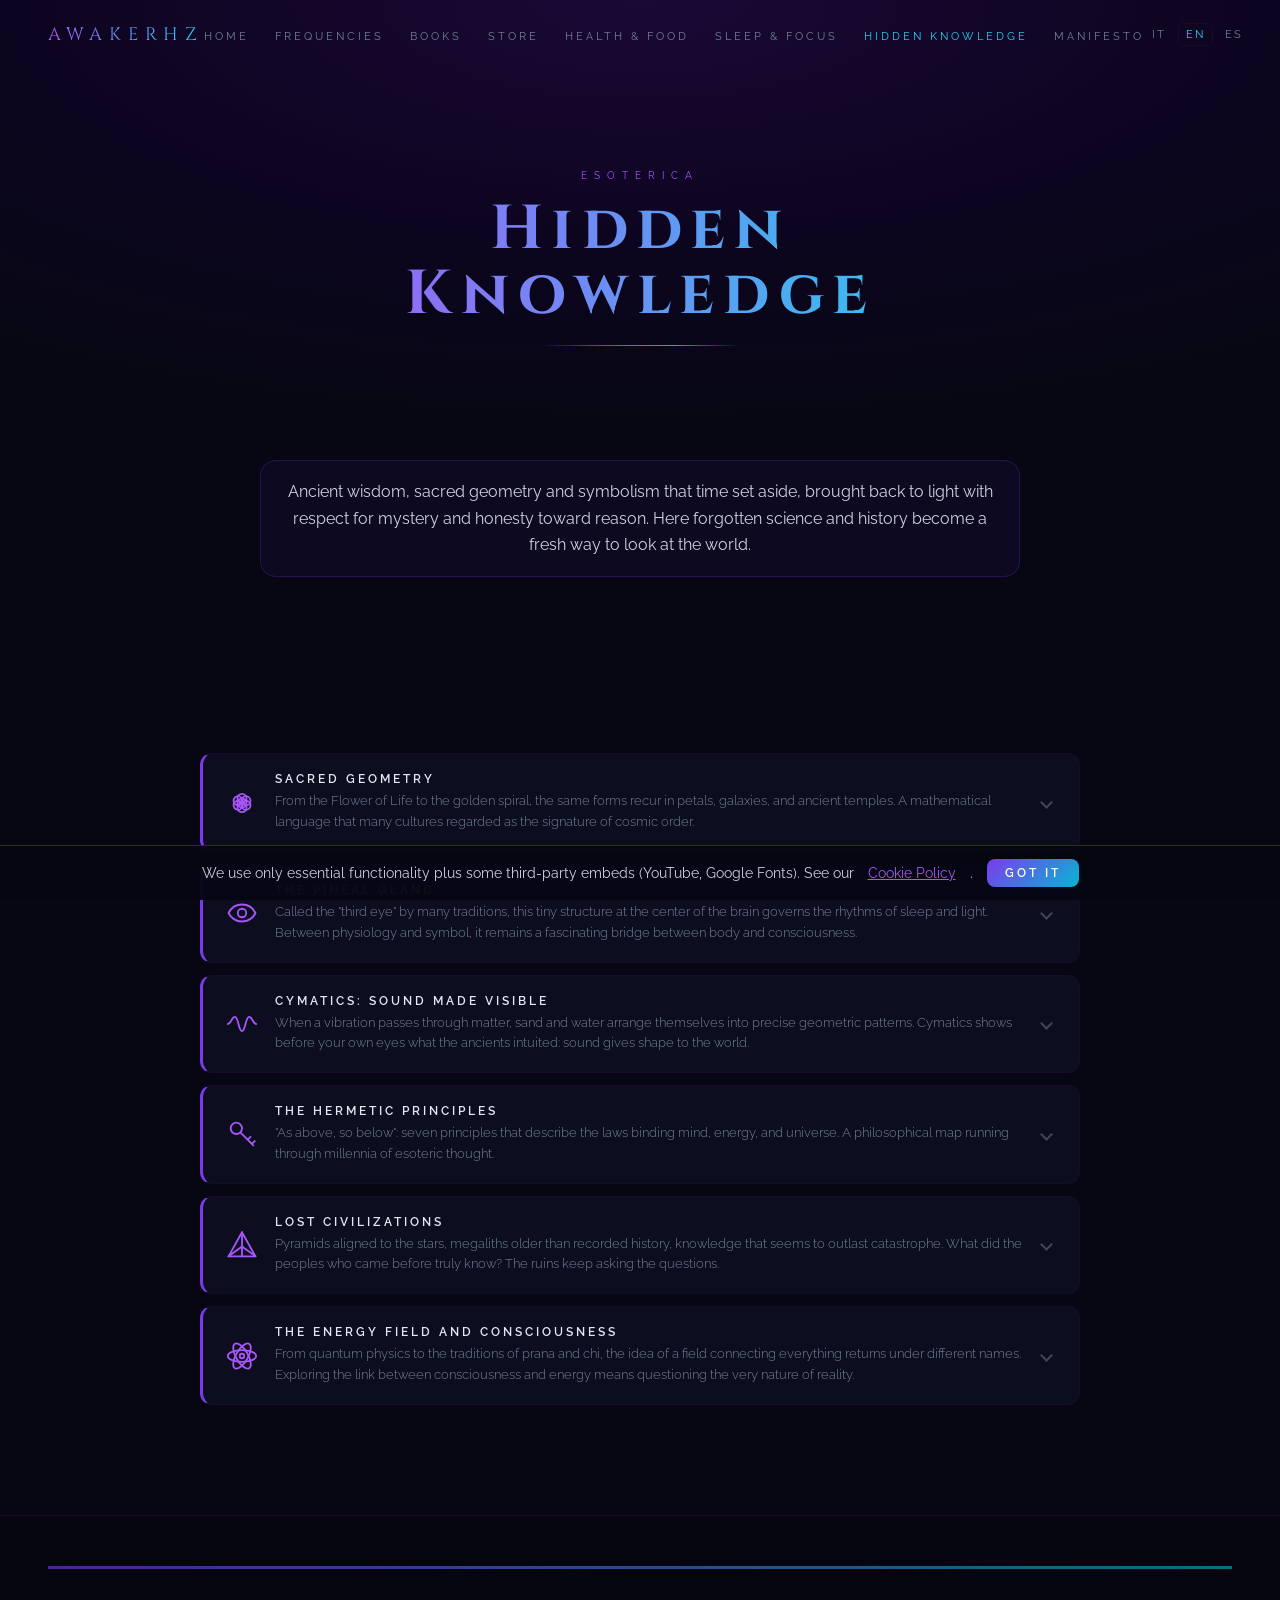
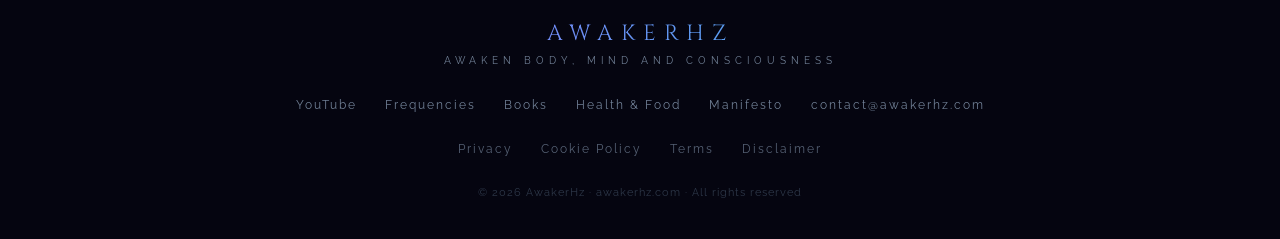
<file: hidden-knowledge.html>
<!DOCTYPE html>
<html lang="en">
<head>
  <meta charset="UTF-8">
  <meta name="viewport" content="width=device-width, initial-scale=1.0">
  <meta http-equiv="Cache-Control" content="no-cache">
  <link rel="icon" type="image/svg+xml" href="favicon.svg">
  <title>Hidden Knowledge · AwakerHz</title>
  <meta name="description" content="Ancient wisdom, sacred geometry, the pineal gland, cymatics and forgotten truths brought to light.">
  <link rel="preconnect" href="https://fonts.googleapis.com">
  <link href="https://fonts.googleapis.com/css2?family=Cinzel:wght@400;700&family=Raleway:wght@300;400;600&display=swap" rel="stylesheet">
  <link rel="stylesheet" href="assets/css/style.css?v=15">
</head>
<body data-page="hidden">

<div id="site-header"></div>

<header class="page-hero">
  <div class="page-hero-inner">
    <p class="page-eyebrow" data-i18n="hidden.eyebrow">Esoterica</p>
    <h1 class="page-title" data-i18n="hidden.title">Hidden Knowledge</h1>
    <div class="page-divider"></div>
  </div>
</header>

<section style="padding-top:22px">
  <div class="container">
    <div class="fi" style="max-width:760px;margin:0 auto;background:rgba(124,58,237,.06);border:1px solid rgba(124,58,237,.22);border-radius:16px;padding:18px 24px">
      <p data-i18n="sec.hidden.intro" style="color:#cdd3e0;line-height:1.7;margin:0;font-size:.97rem;text-align:center">Ancient wisdom, sacred geometry and symbolism that time set aside, brought back to light with respect for mystery and honesty toward reason. Here forgotten science and history become a fresh way to look at the world.</p>
    </div>
  </div>
</section>

<section style="padding-top:24px">
  <div class="container">
    <div data-content="hidden"></div>
  </div>
</section>

<div id="site-footer"></div>

<script defer src="assets/js/i18n-data.js?v=15"></script>
<script defer src="assets/js/i18n.js?v=15"></script>
<script defer src="assets/js/content.js?v=15"></script>
<script defer src="assets/js/site.js?v=15"></script>
</body>
</html>
</file>
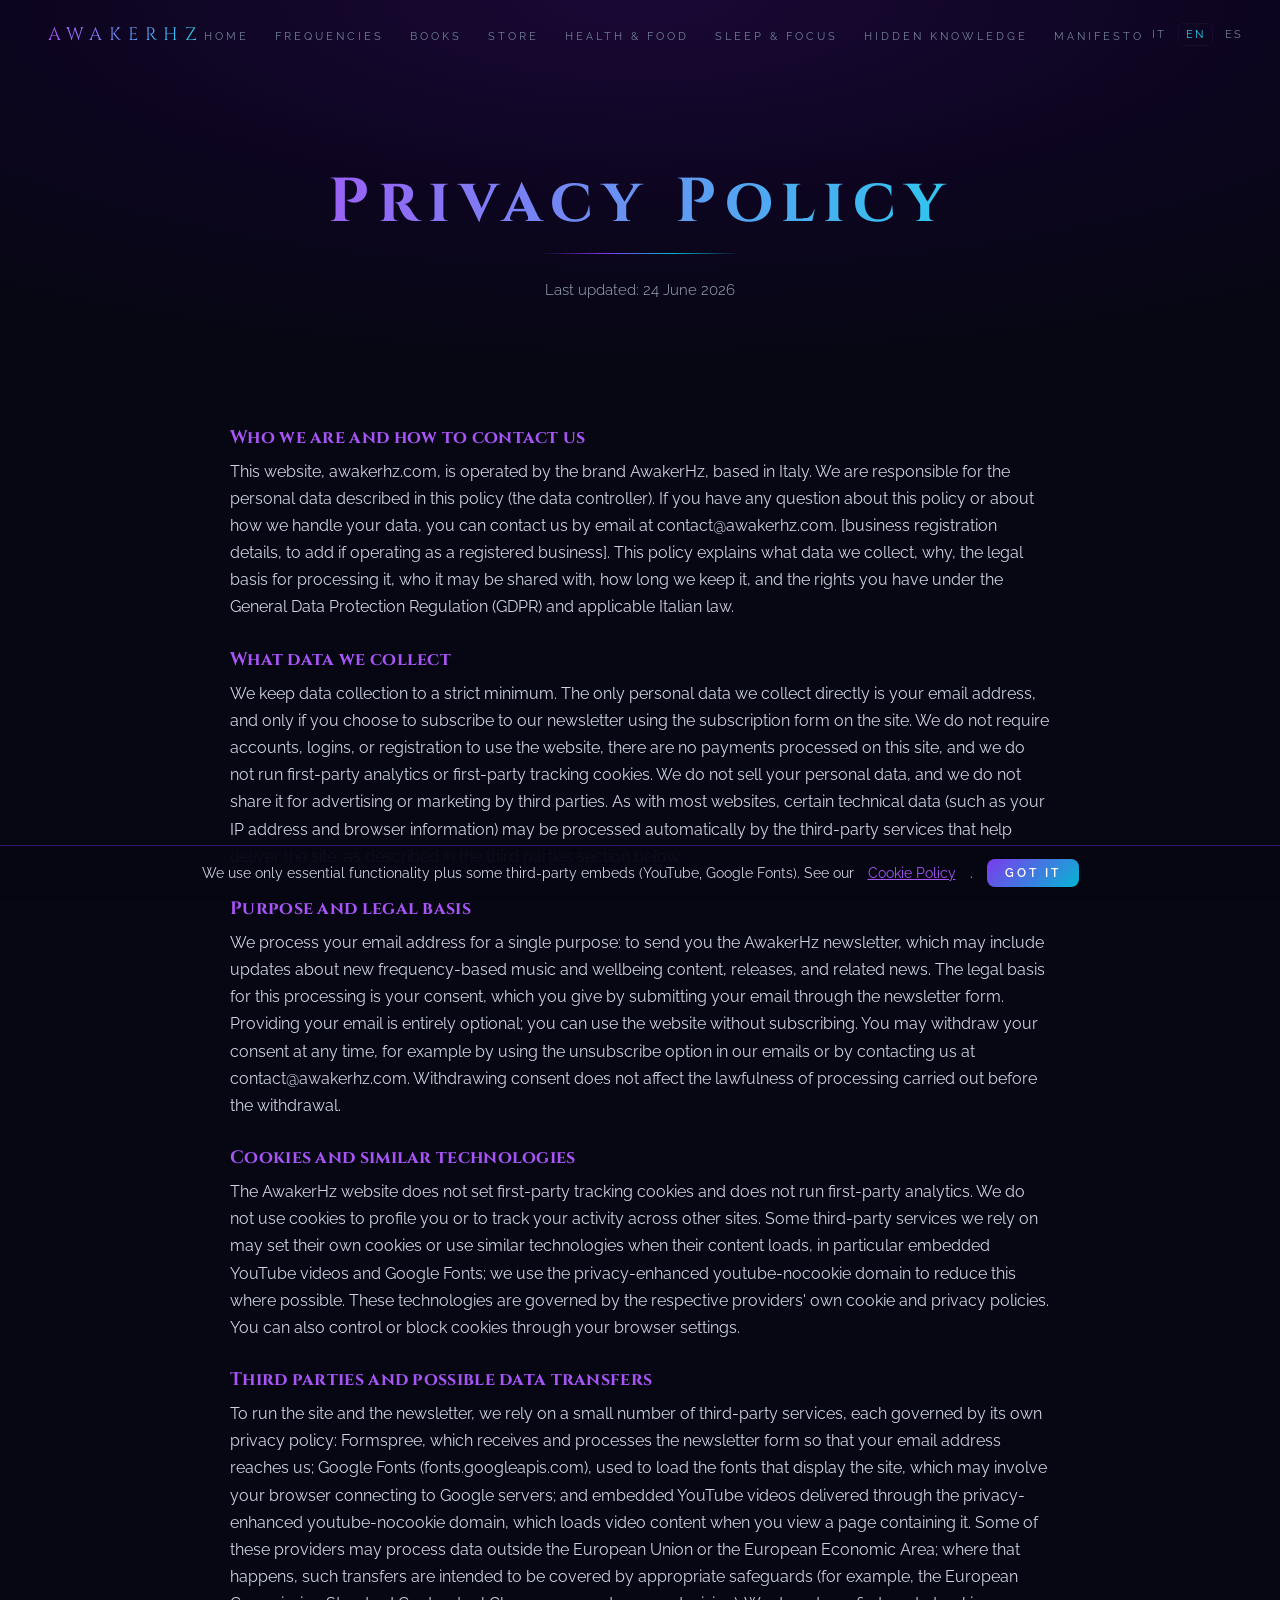
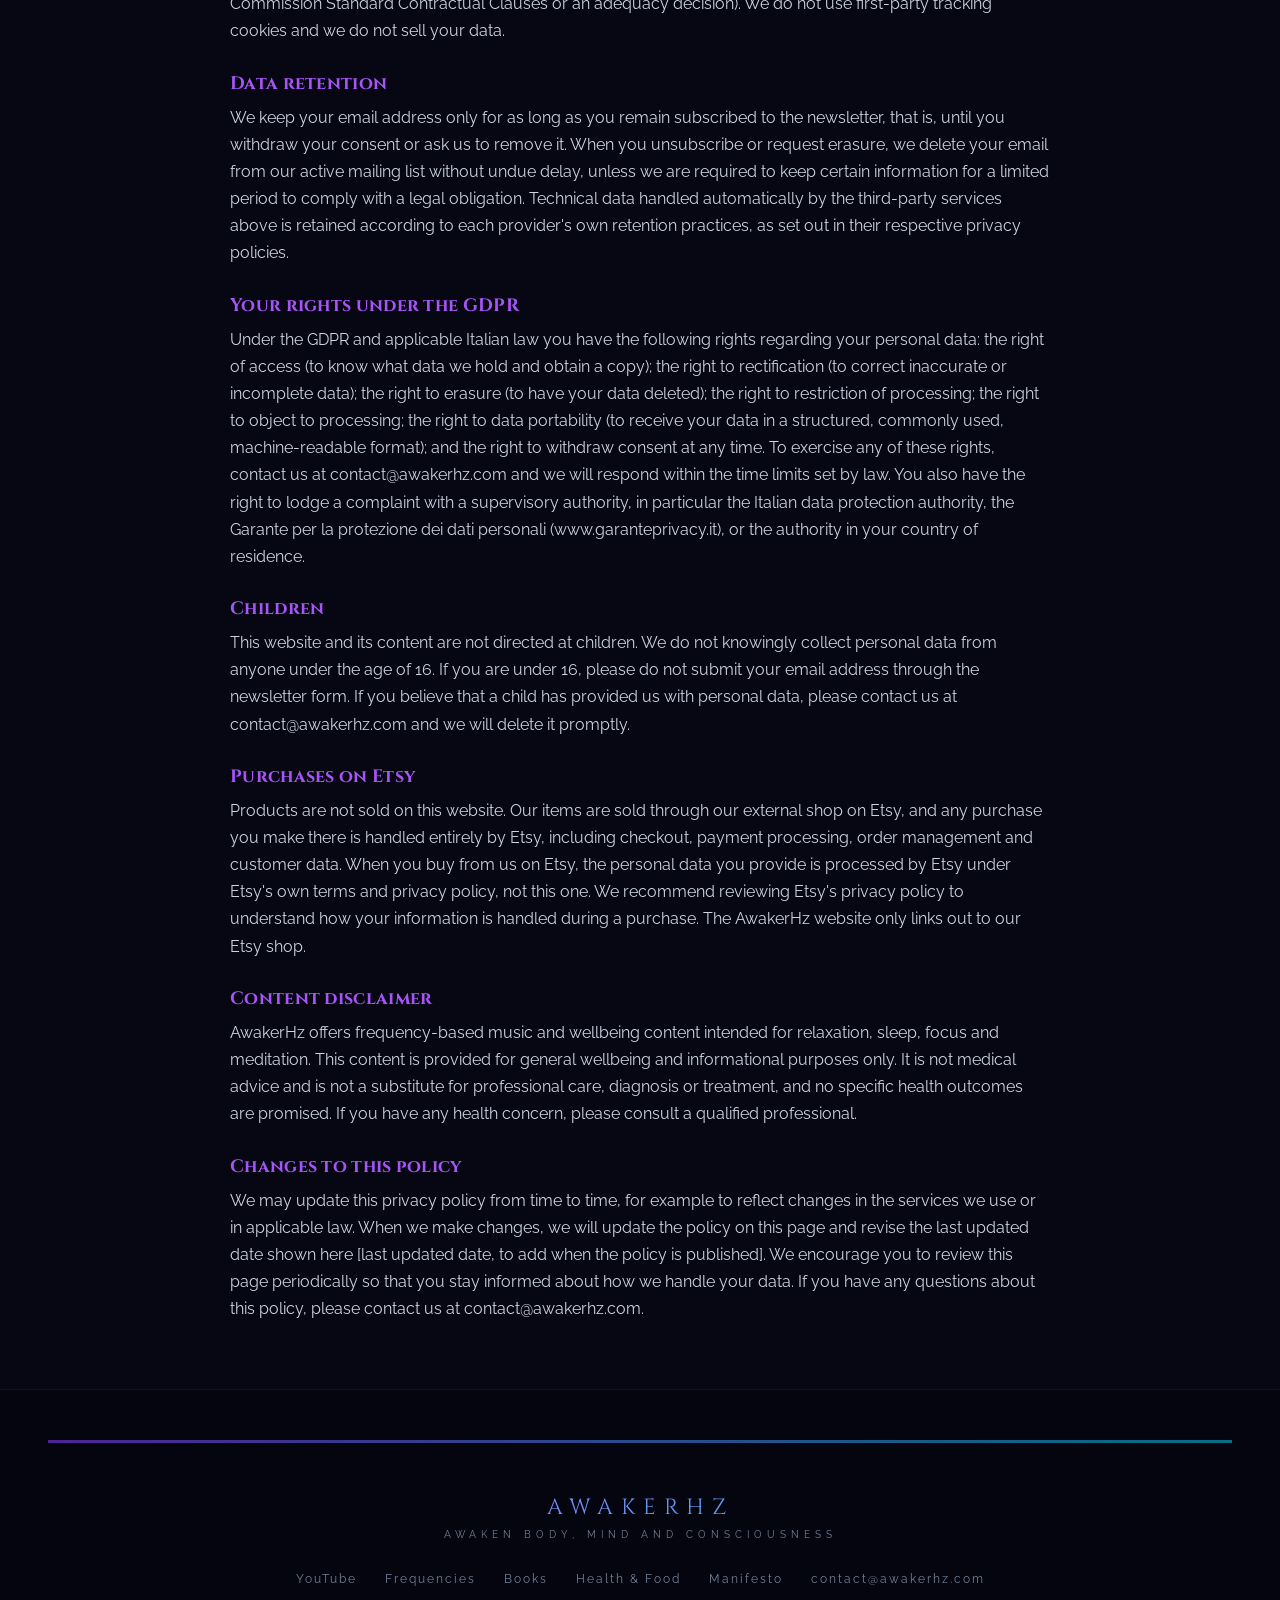
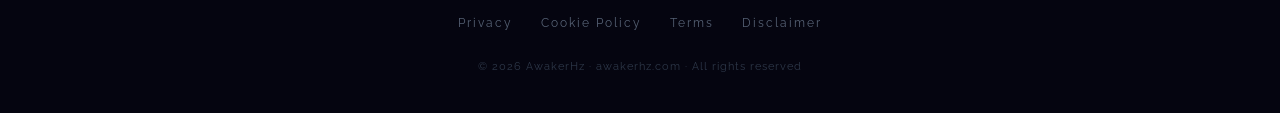
<file: privacy.html>
<!DOCTYPE html>
<html lang="en">
<head>
  <meta charset="UTF-8">
  <meta name="viewport" content="width=device-width, initial-scale=1.0">
  <meta http-equiv="Cache-Control" content="no-cache">
  <link rel="icon" type="image/svg+xml" href="favicon.svg">
  <title>Privacy Policy - AwakerHz</title>
  <meta name="robots" content="noindex">
  <link rel="preconnect" href="https://fonts.googleapis.com">
  <link href="https://fonts.googleapis.com/css2?family=Cinzel:wght@400;700&family=Raleway:wght@300;400;600&display=swap" rel="stylesheet">
  <link rel="stylesheet" href="assets/css/style.css?v=15">
</head>
<body data-page="legal">

<div id="site-header"></div>

<header class="page-hero">
  <div class="page-hero-inner">
    <h1 class="page-title">Privacy Policy</h1>
    <div class="page-divider"></div>
    <p class="page-sub">Last updated: 24 June 2026</p>
  </div>
</header>

<section style="padding-top:24px;padding-bottom:60px">
  <div class="container">
    <div style="max-width:820px;margin:0 auto">
      <h2 style="font-family:Cinzel,serif;color:var(--purple-l,#A855F7);font-size:1.12rem;letter-spacing:.3px;margin:1.7rem 0 .5rem">Who we are and how to contact us</h2>
      <p style="color:#cdd3e0;line-height:1.75;margin:0 0 .4rem;font-size:.97rem">This website, awakerhz.com, is operated by the brand AwakerHz, based in Italy. We are responsible for the personal data described in this policy (the data controller). If you have any question about this policy or about how we handle your data, you can contact us by email at contact@awakerhz.com. [business registration details, to add if operating as a registered business]. This policy explains what data we collect, why, the legal basis for processing it, who it may be shared with, how long we keep it, and the rights you have under the General Data Protection Regulation (GDPR) and applicable Italian law.</p>
      <h2 style="font-family:Cinzel,serif;color:var(--purple-l,#A855F7);font-size:1.12rem;letter-spacing:.3px;margin:1.7rem 0 .5rem">What data we collect</h2>
      <p style="color:#cdd3e0;line-height:1.75;margin:0 0 .4rem;font-size:.97rem">We keep data collection to a strict minimum. The only personal data we collect directly is your email address, and only if you choose to subscribe to our newsletter using the subscription form on the site. We do not require accounts, logins, or registration to use the website, there are no payments processed on this site, and we do not run first-party analytics or first-party tracking cookies. We do not sell your personal data, and we do not share it for advertising or marketing by third parties. As with most websites, certain technical data (such as your IP address and browser information) may be processed automatically by the third-party services that help deliver the site, as described in the third parties section below.</p>
      <h2 style="font-family:Cinzel,serif;color:var(--purple-l,#A855F7);font-size:1.12rem;letter-spacing:.3px;margin:1.7rem 0 .5rem">Purpose and legal basis</h2>
      <p style="color:#cdd3e0;line-height:1.75;margin:0 0 .4rem;font-size:.97rem">We process your email address for a single purpose: to send you the AwakerHz newsletter, which may include updates about new frequency-based music and wellbeing content, releases, and related news. The legal basis for this processing is your consent, which you give by submitting your email through the newsletter form. Providing your email is entirely optional; you can use the website without subscribing. You may withdraw your consent at any time, for example by using the unsubscribe option in our emails or by contacting us at contact@awakerhz.com. Withdrawing consent does not affect the lawfulness of processing carried out before the withdrawal.</p>
      <h2 style="font-family:Cinzel,serif;color:var(--purple-l,#A855F7);font-size:1.12rem;letter-spacing:.3px;margin:1.7rem 0 .5rem">Cookies and similar technologies</h2>
      <p style="color:#cdd3e0;line-height:1.75;margin:0 0 .4rem;font-size:.97rem">The AwakerHz website does not set first-party tracking cookies and does not run first-party analytics. We do not use cookies to profile you or to track your activity across other sites. Some third-party services we rely on may set their own cookies or use similar technologies when their content loads, in particular embedded YouTube videos and Google Fonts; we use the privacy-enhanced youtube-nocookie domain to reduce this where possible. These technologies are governed by the respective providers&#x27; own cookie and privacy policies. You can also control or block cookies through your browser settings.</p>
      <h2 style="font-family:Cinzel,serif;color:var(--purple-l,#A855F7);font-size:1.12rem;letter-spacing:.3px;margin:1.7rem 0 .5rem">Third parties and possible data transfers</h2>
      <p style="color:#cdd3e0;line-height:1.75;margin:0 0 .4rem;font-size:.97rem">To run the site and the newsletter, we rely on a small number of third-party services, each governed by its own privacy policy: Formspree, which receives and processes the newsletter form so that your email address reaches us; Google Fonts (fonts.googleapis.com), used to load the fonts that display the site, which may involve your browser connecting to Google servers; and embedded YouTube videos delivered through the privacy-enhanced youtube-nocookie domain, which loads video content when you view a page containing it. Some of these providers may process data outside the European Union or the European Economic Area; where that happens, such transfers are intended to be covered by appropriate safeguards (for example, the European Commission Standard Contractual Clauses or an adequacy decision). We do not use first-party tracking cookies and we do not sell your data.</p>
      <h2 style="font-family:Cinzel,serif;color:var(--purple-l,#A855F7);font-size:1.12rem;letter-spacing:.3px;margin:1.7rem 0 .5rem">Data retention</h2>
      <p style="color:#cdd3e0;line-height:1.75;margin:0 0 .4rem;font-size:.97rem">We keep your email address only for as long as you remain subscribed to the newsletter, that is, until you withdraw your consent or ask us to remove it. When you unsubscribe or request erasure, we delete your email from our active mailing list without undue delay, unless we are required to keep certain information for a limited period to comply with a legal obligation. Technical data handled automatically by the third-party services above is retained according to each provider&#x27;s own retention practices, as set out in their respective privacy policies.</p>
      <h2 style="font-family:Cinzel,serif;color:var(--purple-l,#A855F7);font-size:1.12rem;letter-spacing:.3px;margin:1.7rem 0 .5rem">Your rights under the GDPR</h2>
      <p style="color:#cdd3e0;line-height:1.75;margin:0 0 .4rem;font-size:.97rem">Under the GDPR and applicable Italian law you have the following rights regarding your personal data: the right of access (to know what data we hold and obtain a copy); the right to rectification (to correct inaccurate or incomplete data); the right to erasure (to have your data deleted); the right to restriction of processing; the right to object to processing; the right to data portability (to receive your data in a structured, commonly used, machine-readable format); and the right to withdraw consent at any time. To exercise any of these rights, contact us at contact@awakerhz.com and we will respond within the time limits set by law. You also have the right to lodge a complaint with a supervisory authority, in particular the Italian data protection authority, the Garante per la protezione dei dati personali (www.garanteprivacy.it), or the authority in your country of residence.</p>
      <h2 style="font-family:Cinzel,serif;color:var(--purple-l,#A855F7);font-size:1.12rem;letter-spacing:.3px;margin:1.7rem 0 .5rem">Children</h2>
      <p style="color:#cdd3e0;line-height:1.75;margin:0 0 .4rem;font-size:.97rem">This website and its content are not directed at children. We do not knowingly collect personal data from anyone under the age of 16. If you are under 16, please do not submit your email address through the newsletter form. If you believe that a child has provided us with personal data, please contact us at contact@awakerhz.com and we will delete it promptly.</p>
      <h2 style="font-family:Cinzel,serif;color:var(--purple-l,#A855F7);font-size:1.12rem;letter-spacing:.3px;margin:1.7rem 0 .5rem">Purchases on Etsy</h2>
      <p style="color:#cdd3e0;line-height:1.75;margin:0 0 .4rem;font-size:.97rem">Products are not sold on this website. Our items are sold through our external shop on Etsy, and any purchase you make there is handled entirely by Etsy, including checkout, payment processing, order management and customer data. When you buy from us on Etsy, the personal data you provide is processed by Etsy under Etsy&#x27;s own terms and privacy policy, not this one. We recommend reviewing Etsy&#x27;s privacy policy to understand how your information is handled during a purchase. The AwakerHz website only links out to our Etsy shop.</p>
      <h2 style="font-family:Cinzel,serif;color:var(--purple-l,#A855F7);font-size:1.12rem;letter-spacing:.3px;margin:1.7rem 0 .5rem">Content disclaimer</h2>
      <p style="color:#cdd3e0;line-height:1.75;margin:0 0 .4rem;font-size:.97rem">AwakerHz offers frequency-based music and wellbeing content intended for relaxation, sleep, focus and meditation. This content is provided for general wellbeing and informational purposes only. It is not medical advice and is not a substitute for professional care, diagnosis or treatment, and no specific health outcomes are promised. If you have any health concern, please consult a qualified professional.</p>
      <h2 style="font-family:Cinzel,serif;color:var(--purple-l,#A855F7);font-size:1.12rem;letter-spacing:.3px;margin:1.7rem 0 .5rem">Changes to this policy</h2>
      <p style="color:#cdd3e0;line-height:1.75;margin:0 0 .4rem;font-size:.97rem">We may update this privacy policy from time to time, for example to reflect changes in the services we use or in applicable law. When we make changes, we will update the policy on this page and revise the last updated date shown here [last updated date, to add when the policy is published]. We encourage you to review this page periodically so that you stay informed about how we handle your data. If you have any questions about this policy, please contact us at contact@awakerhz.com.</p>
    </div>
  </div>
</section>

<div id="site-footer"></div>

<script defer src="assets/js/i18n-data.js?v=15"></script>
<script defer src="assets/js/i18n.js?v=15"></script>
<script defer src="assets/js/content.js?v=15"></script>
<script defer src="assets/js/site.js?v=15"></script>
</body>
</html>
</file>
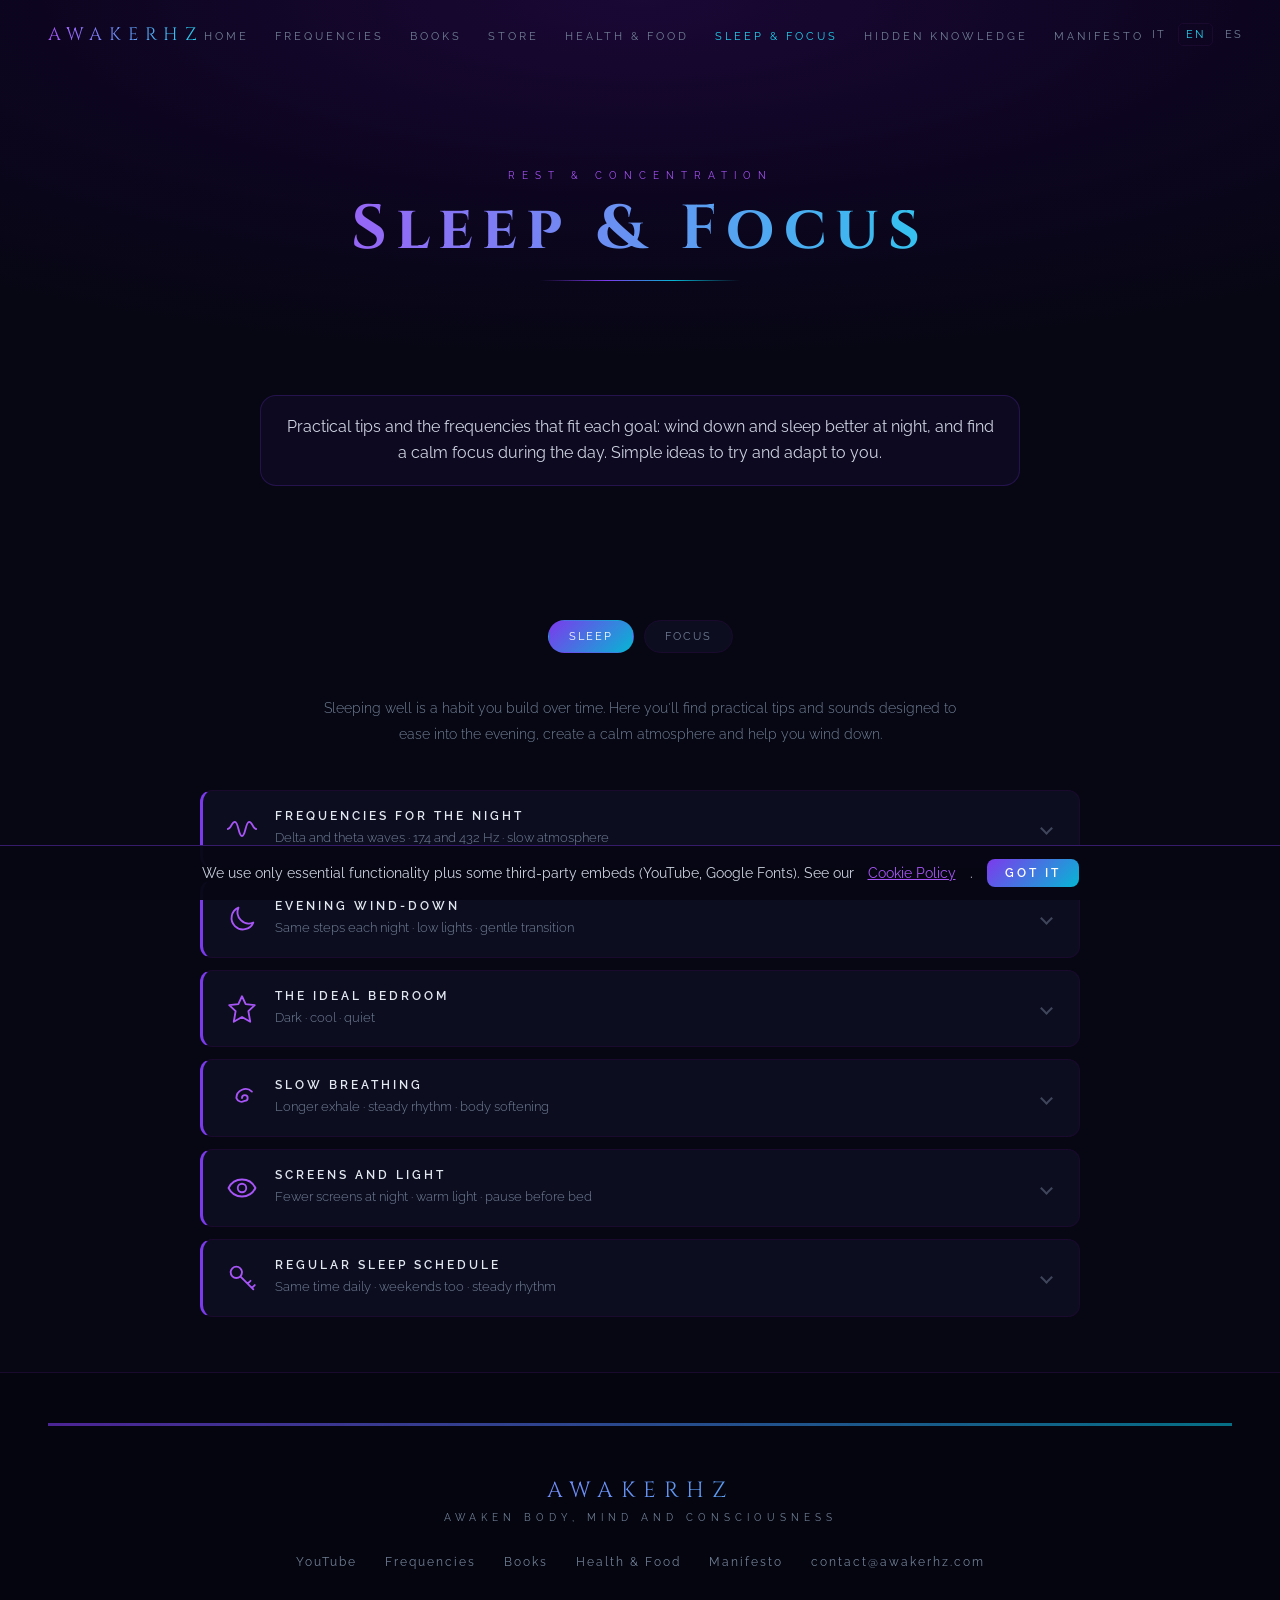
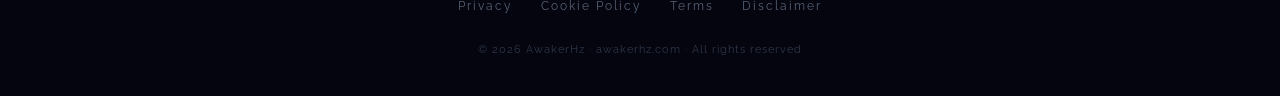
<file: sleep-focus.html>
<!DOCTYPE html>
<html lang="en">
<head>
  <meta charset="UTF-8">
  <meta name="viewport" content="width=device-width, initial-scale=1.0">
  <meta http-equiv="Cache-Control" content="no-cache">
  <link rel="icon" type="image/svg+xml" href="favicon.svg">
  <title>Sleep &amp; Focus - AwakerHz</title>
  <meta name="description" content="Practical tips and frequencies for better sleep at night and a calm focus during the day.">
  <link rel="preconnect" href="https://fonts.googleapis.com">
  <link href="https://fonts.googleapis.com/css2?family=Cinzel:wght@400;700&family=Raleway:wght@300;400;600&display=swap" rel="stylesheet">
  <link rel="stylesheet" href="assets/css/style.css?v=15">
</head>
<body data-page="sleepfocus">

<div id="site-header"></div>

<header class="page-hero">
  <div class="page-hero-inner">
    <p class="page-eyebrow" data-i18n="sf.eyebrow">Rest &amp; Concentration</p>
    <h1 class="page-title" data-i18n="sf.title">Sleep &amp; Focus</h1>
    <div class="page-divider"></div>
  </div>
</header>

<section style="padding-top:22px">
  <div class="container">
    <div class="fi" style="max-width:760px;margin:0 auto;background:rgba(124,58,237,.06);border:1px solid rgba(124,58,237,.22);border-radius:16px;padding:18px 24px">
      <p data-i18n="sf.intro" style="color:#cdd3e0;line-height:1.7;margin:0;font-size:.97rem;text-align:center">Practical tips and the frequencies that fit each goal: wind down and sleep better at night, and find a calm focus during the day. Simple ideas to try and adapt to you.</p>
    </div>
  </div>
</section>

<section style="padding-top:24px;padding-bottom:55px">
  <div class="container">
    <div class="subtabs" role="tablist">
      <button class="subtab active" type="button" data-target="sf-sleep" data-i18n="sftab.sleep">Sleep</button>
      <button class="subtab" type="button" data-target="sf-focus" data-i18n="sftab.focus">Focus</button>
    </div>
    <div class="subpanel active" id="sf-sleep" data-content="sleep"></div>
    <div class="subpanel" id="sf-focus" data-content="focus"></div>
  </div>
</section>

<div id="site-footer"></div>

<script defer src="assets/js/i18n-data.js?v=15"></script>
<script defer src="assets/js/i18n.js?v=15"></script>
<script defer src="assets/js/content.js?v=15"></script>
<script defer src="assets/js/site.js?v=15"></script>
</body>
</html>
</file>
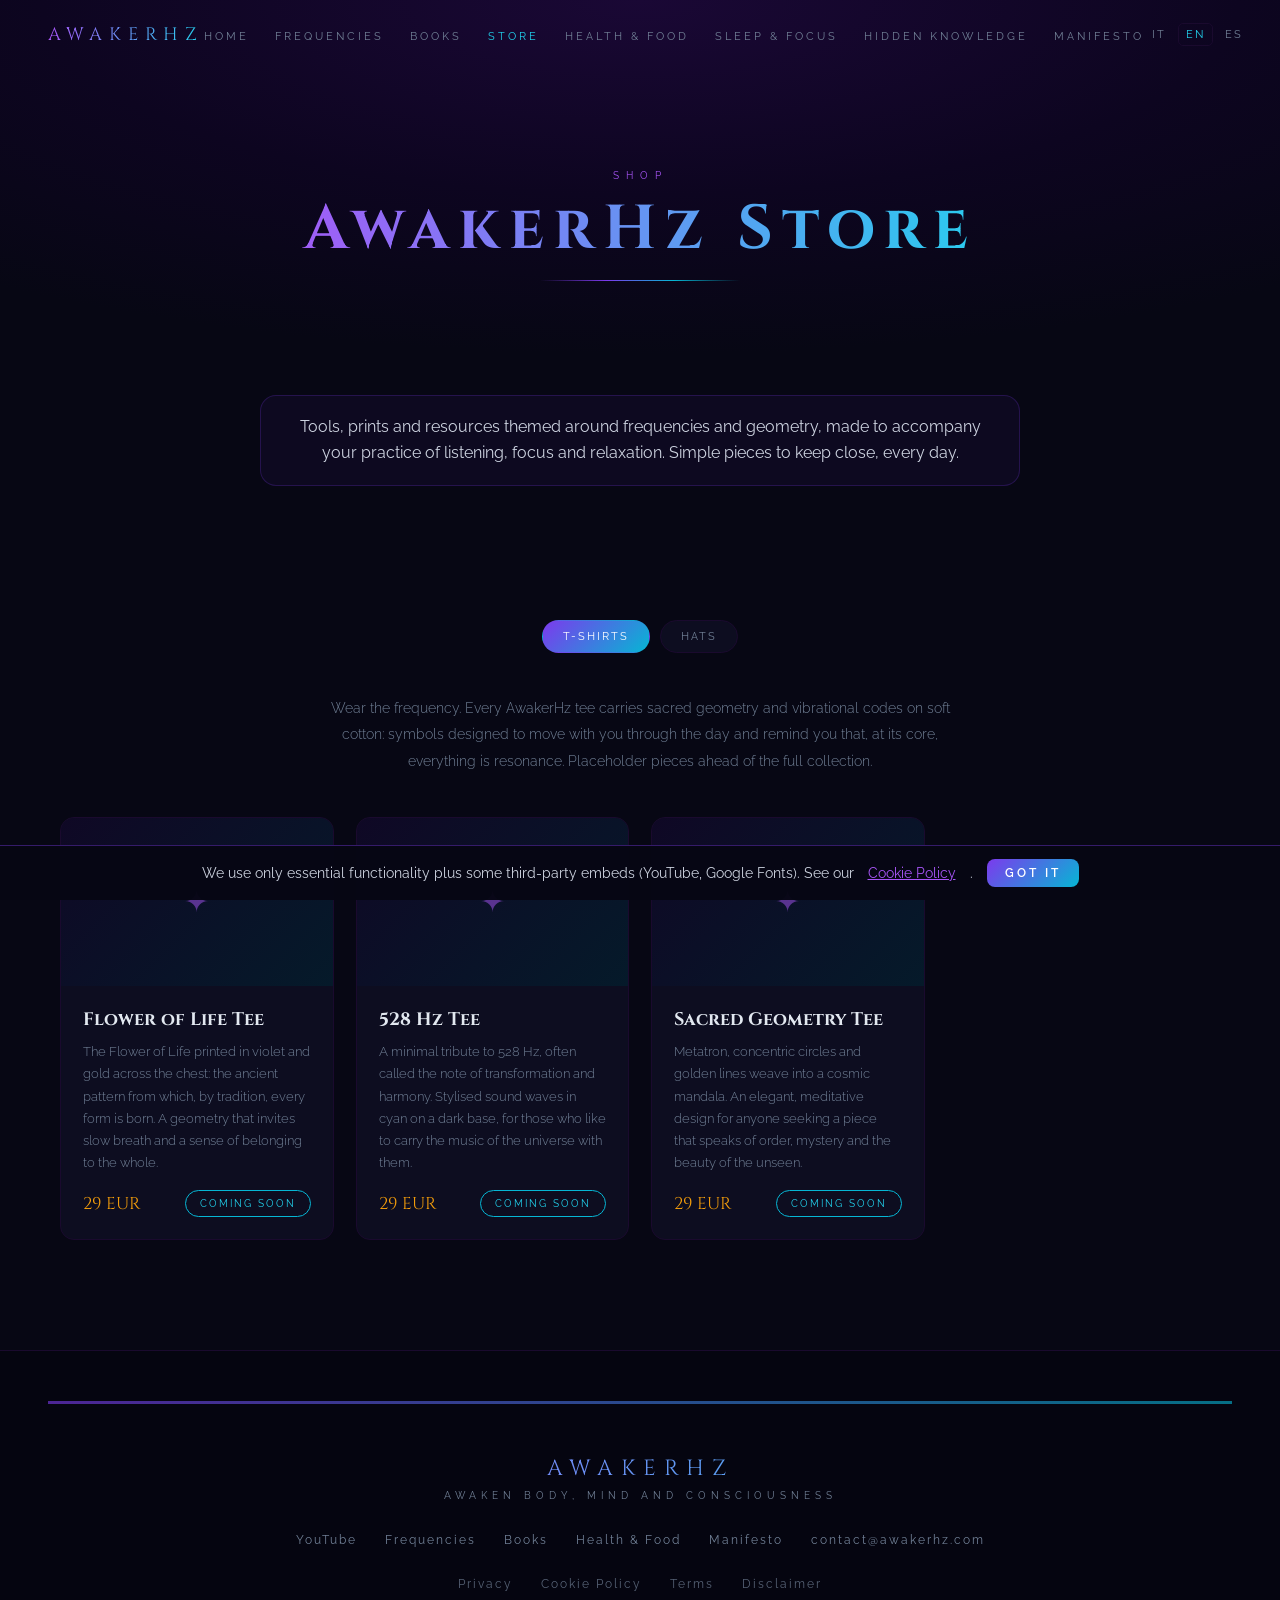
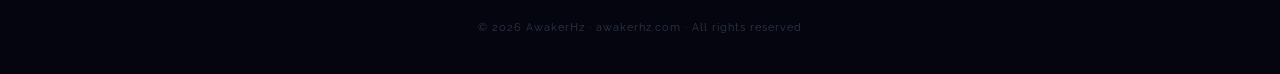
<file: store.html>
<!DOCTYPE html>
<html lang="en">
<head>
  <meta charset="UTF-8">
  <meta name="viewport" content="width=device-width, initial-scale=1.0">
  <meta http-equiv="Cache-Control" content="no-cache">
  <link rel="icon" type="image/svg+xml" href="favicon.svg">
  <title>Store · AwakerHz</title>
  <meta name="description" content="Tools, merch and resources to support your healing journey — AwakerHz t-shirts and hats.">
  <link rel="preconnect" href="https://fonts.googleapis.com">
  <link href="https://fonts.googleapis.com/css2?family=Cinzel:wght@400;700&family=Raleway:wght@300;400;600&display=swap" rel="stylesheet">
  <link rel="stylesheet" href="assets/css/style.css?v=15">
</head>
<body data-page="store">

<div id="site-header"></div>

<header class="page-hero">
  <div class="page-hero-inner">
    <p class="page-eyebrow" data-i18n="store.eyebrow">Shop</p>
    <h1 class="page-title" data-i18n="store.title">AwakerHz Store</h1>
    <div class="page-divider"></div>
  </div>
</header>

<section style="padding-top:22px">
  <div class="container">
    <div class="fi" style="max-width:760px;margin:0 auto;background:rgba(124,58,237,.06);border:1px solid rgba(124,58,237,.22);border-radius:16px;padding:18px 24px">
      <p data-i18n="sec.store.intro" style="color:#cdd3e0;line-height:1.7;margin:0;font-size:.97rem;text-align:center">Tools, prints and resources themed around frequencies and geometry, made to accompany your practice of listening, focus and relaxation. Simple pieces to keep close, every day.</p>
    </div>
  </div>
</section>

<section style="padding-top:24px">
  <div class="container">
    <div data-content="store"></div>
  </div>
</section>

<div id="site-footer"></div>

<script defer src="assets/js/i18n-data.js?v=15"></script>
<script defer src="assets/js/i18n.js?v=15"></script>
<script defer src="assets/js/content.js?v=15"></script>
<script defer src="assets/js/site.js?v=15"></script>
</body>
</html>
</file>
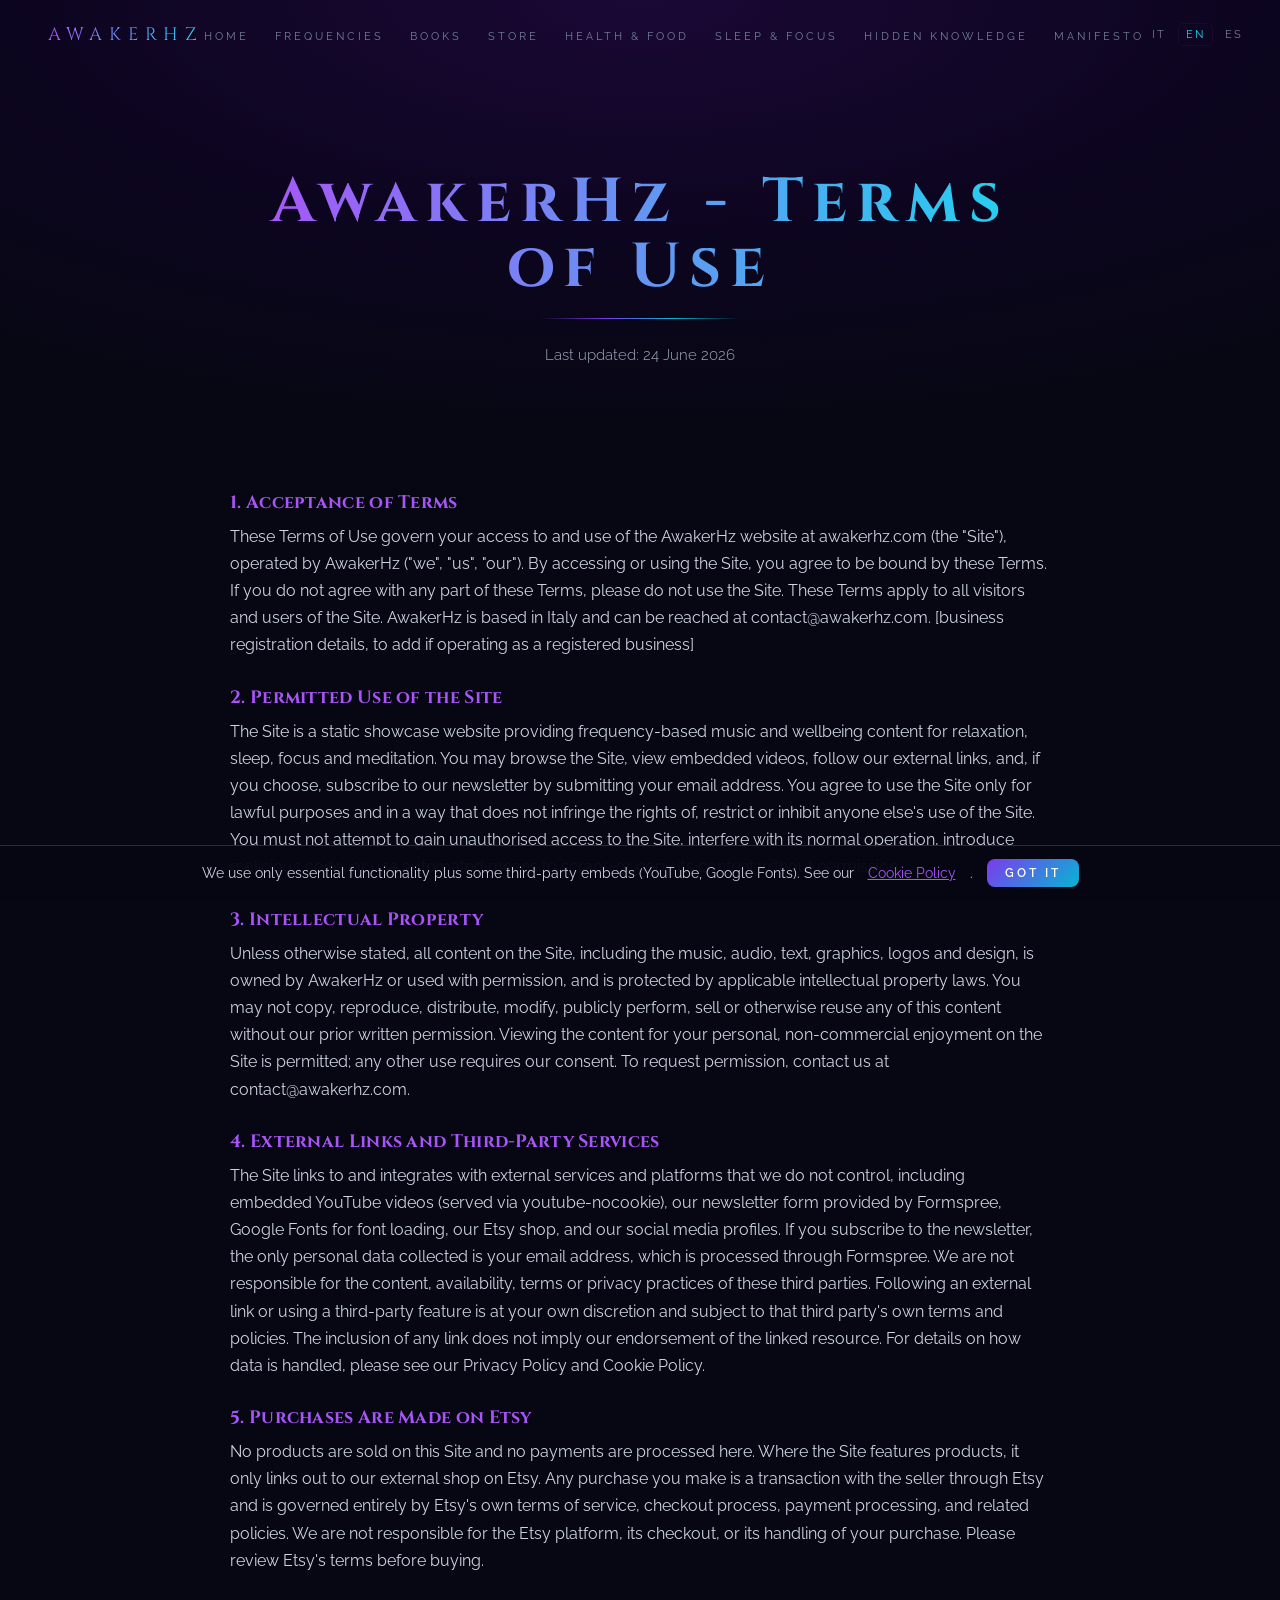
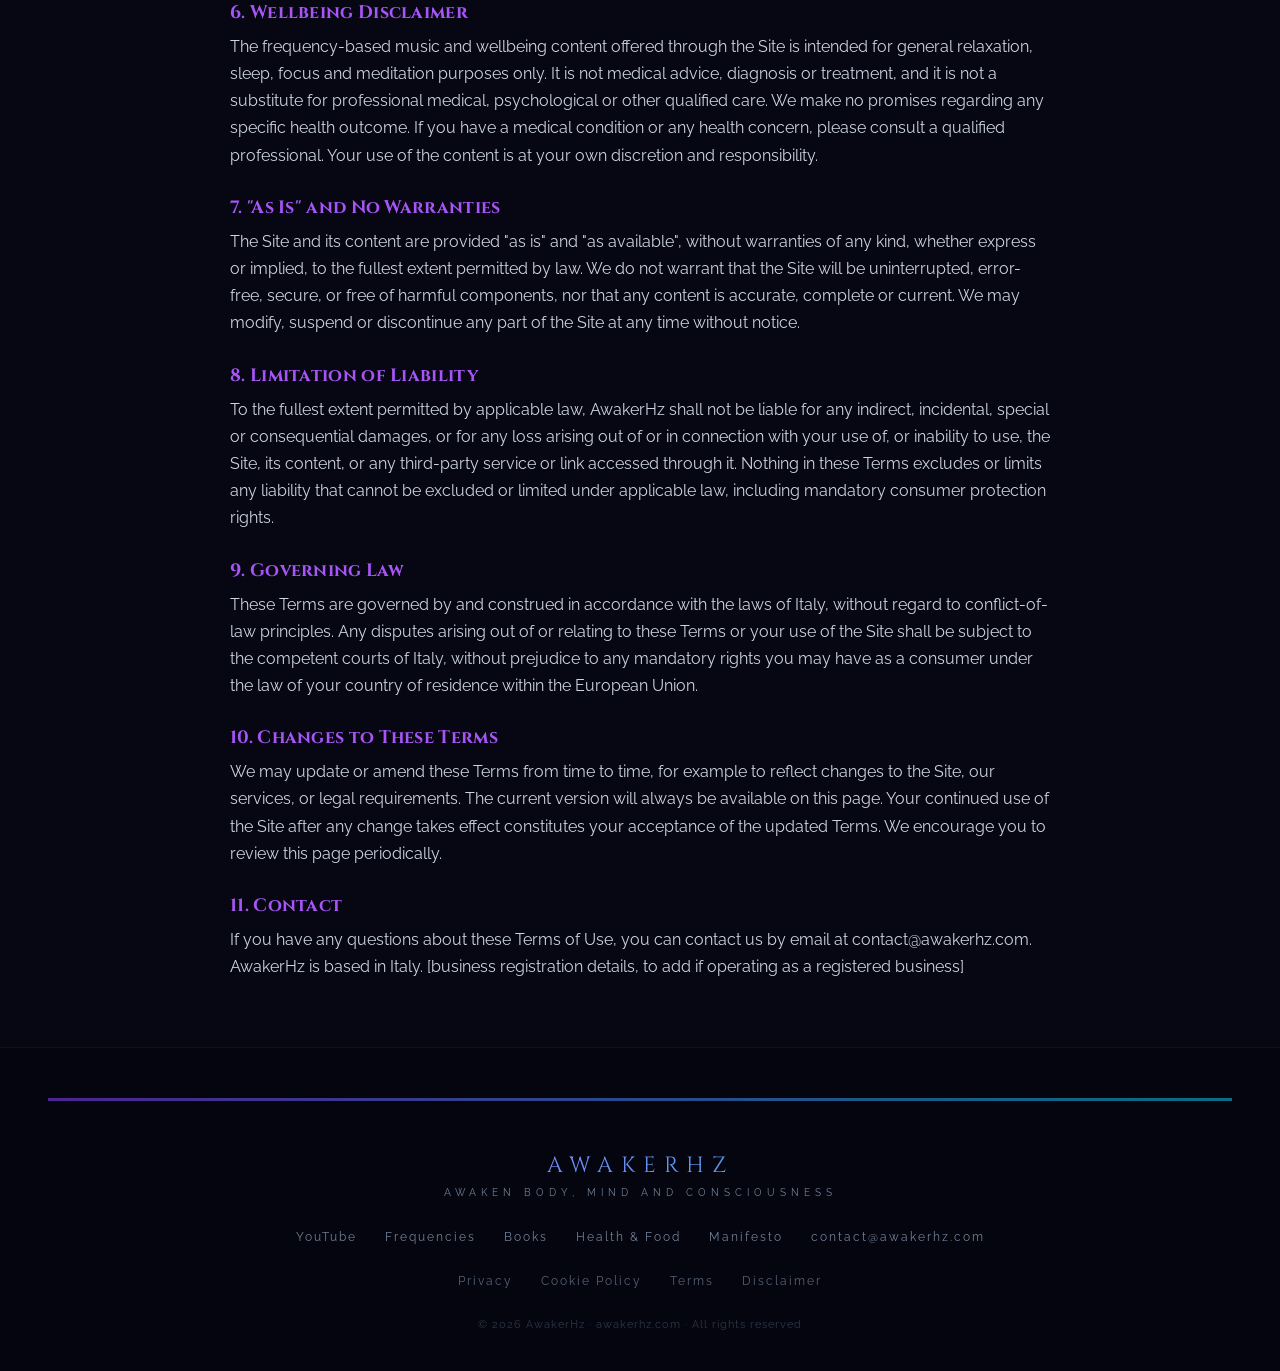
<file: terms.html>
<!DOCTYPE html>
<html lang="en">
<head>
  <meta charset="UTF-8">
  <meta name="viewport" content="width=device-width, initial-scale=1.0">
  <meta http-equiv="Cache-Control" content="no-cache">
  <link rel="icon" type="image/svg+xml" href="favicon.svg">
  <title>AwakerHz - Terms of Use - AwakerHz</title>
  <meta name="robots" content="noindex">
  <link rel="preconnect" href="https://fonts.googleapis.com">
  <link href="https://fonts.googleapis.com/css2?family=Cinzel:wght@400;700&family=Raleway:wght@300;400;600&display=swap" rel="stylesheet">
  <link rel="stylesheet" href="assets/css/style.css?v=15">
</head>
<body data-page="legal">

<div id="site-header"></div>

<header class="page-hero">
  <div class="page-hero-inner">
    <h1 class="page-title">AwakerHz - Terms of Use</h1>
    <div class="page-divider"></div>
    <p class="page-sub">Last updated: 24 June 2026</p>
  </div>
</header>

<section style="padding-top:24px;padding-bottom:60px">
  <div class="container">
    <div style="max-width:820px;margin:0 auto">
      <h2 style="font-family:Cinzel,serif;color:var(--purple-l,#A855F7);font-size:1.12rem;letter-spacing:.3px;margin:1.7rem 0 .5rem">1. Acceptance of Terms</h2>
      <p style="color:#cdd3e0;line-height:1.75;margin:0 0 .4rem;font-size:.97rem">These Terms of Use govern your access to and use of the AwakerHz website at awakerhz.com (the &quot;Site&quot;), operated by AwakerHz (&quot;we&quot;, &quot;us&quot;, &quot;our&quot;). By accessing or using the Site, you agree to be bound by these Terms. If you do not agree with any part of these Terms, please do not use the Site. These Terms apply to all visitors and users of the Site. AwakerHz is based in Italy and can be reached at contact@awakerhz.com. [business registration details, to add if operating as a registered business]</p>
      <h2 style="font-family:Cinzel,serif;color:var(--purple-l,#A855F7);font-size:1.12rem;letter-spacing:.3px;margin:1.7rem 0 .5rem">2. Permitted Use of the Site</h2>
      <p style="color:#cdd3e0;line-height:1.75;margin:0 0 .4rem;font-size:.97rem">The Site is a static showcase website providing frequency-based music and wellbeing content for relaxation, sleep, focus and meditation. You may browse the Site, view embedded videos, follow our external links, and, if you choose, subscribe to our newsletter by submitting your email address. You agree to use the Site only for lawful purposes and in a way that does not infringe the rights of, restrict or inhibit anyone else&#x27;s use of the Site. You must not attempt to gain unauthorised access to the Site, interfere with its normal operation, introduce malicious code, or use automated means to scrape or copy its content without permission.</p>
      <h2 style="font-family:Cinzel,serif;color:var(--purple-l,#A855F7);font-size:1.12rem;letter-spacing:.3px;margin:1.7rem 0 .5rem">3. Intellectual Property</h2>
      <p style="color:#cdd3e0;line-height:1.75;margin:0 0 .4rem;font-size:.97rem">Unless otherwise stated, all content on the Site, including the music, audio, text, graphics, logos and design, is owned by AwakerHz or used with permission, and is protected by applicable intellectual property laws. You may not copy, reproduce, distribute, modify, publicly perform, sell or otherwise reuse any of this content without our prior written permission. Viewing the content for your personal, non-commercial enjoyment on the Site is permitted; any other use requires our consent. To request permission, contact us at contact@awakerhz.com.</p>
      <h2 style="font-family:Cinzel,serif;color:var(--purple-l,#A855F7);font-size:1.12rem;letter-spacing:.3px;margin:1.7rem 0 .5rem">4. External Links and Third-Party Services</h2>
      <p style="color:#cdd3e0;line-height:1.75;margin:0 0 .4rem;font-size:.97rem">The Site links to and integrates with external services and platforms that we do not control, including embedded YouTube videos (served via youtube-nocookie), our newsletter form provided by Formspree, Google Fonts for font loading, our Etsy shop, and our social media profiles. If you subscribe to the newsletter, the only personal data collected is your email address, which is processed through Formspree. We are not responsible for the content, availability, terms or privacy practices of these third parties. Following an external link or using a third-party feature is at your own discretion and subject to that third party&#x27;s own terms and policies. The inclusion of any link does not imply our endorsement of the linked resource. For details on how data is handled, please see our Privacy Policy and Cookie Policy.</p>
      <h2 style="font-family:Cinzel,serif;color:var(--purple-l,#A855F7);font-size:1.12rem;letter-spacing:.3px;margin:1.7rem 0 .5rem">5. Purchases Are Made on Etsy</h2>
      <p style="color:#cdd3e0;line-height:1.75;margin:0 0 .4rem;font-size:.97rem">No products are sold on this Site and no payments are processed here. Where the Site features products, it only links out to our external shop on Etsy. Any purchase you make is a transaction with the seller through Etsy and is governed entirely by Etsy&#x27;s own terms of service, checkout process, payment processing, and related policies. We are not responsible for the Etsy platform, its checkout, or its handling of your purchase. Please review Etsy&#x27;s terms before buying.</p>
      <h2 style="font-family:Cinzel,serif;color:var(--purple-l,#A855F7);font-size:1.12rem;letter-spacing:.3px;margin:1.7rem 0 .5rem">6. Wellbeing Disclaimer</h2>
      <p style="color:#cdd3e0;line-height:1.75;margin:0 0 .4rem;font-size:.97rem">The frequency-based music and wellbeing content offered through the Site is intended for general relaxation, sleep, focus and meditation purposes only. It is not medical advice, diagnosis or treatment, and it is not a substitute for professional medical, psychological or other qualified care. We make no promises regarding any specific health outcome. If you have a medical condition or any health concern, please consult a qualified professional. Your use of the content is at your own discretion and responsibility.</p>
      <h2 style="font-family:Cinzel,serif;color:var(--purple-l,#A855F7);font-size:1.12rem;letter-spacing:.3px;margin:1.7rem 0 .5rem">7. &quot;As Is&quot; and No Warranties</h2>
      <p style="color:#cdd3e0;line-height:1.75;margin:0 0 .4rem;font-size:.97rem">The Site and its content are provided &quot;as is&quot; and &quot;as available&quot;, without warranties of any kind, whether express or implied, to the fullest extent permitted by law. We do not warrant that the Site will be uninterrupted, error-free, secure, or free of harmful components, nor that any content is accurate, complete or current. We may modify, suspend or discontinue any part of the Site at any time without notice.</p>
      <h2 style="font-family:Cinzel,serif;color:var(--purple-l,#A855F7);font-size:1.12rem;letter-spacing:.3px;margin:1.7rem 0 .5rem">8. Limitation of Liability</h2>
      <p style="color:#cdd3e0;line-height:1.75;margin:0 0 .4rem;font-size:.97rem">To the fullest extent permitted by applicable law, AwakerHz shall not be liable for any indirect, incidental, special or consequential damages, or for any loss arising out of or in connection with your use of, or inability to use, the Site, its content, or any third-party service or link accessed through it. Nothing in these Terms excludes or limits any liability that cannot be excluded or limited under applicable law, including mandatory consumer protection rights.</p>
      <h2 style="font-family:Cinzel,serif;color:var(--purple-l,#A855F7);font-size:1.12rem;letter-spacing:.3px;margin:1.7rem 0 .5rem">9. Governing Law</h2>
      <p style="color:#cdd3e0;line-height:1.75;margin:0 0 .4rem;font-size:.97rem">These Terms are governed by and construed in accordance with the laws of Italy, without regard to conflict-of-law principles. Any disputes arising out of or relating to these Terms or your use of the Site shall be subject to the competent courts of Italy, without prejudice to any mandatory rights you may have as a consumer under the law of your country of residence within the European Union.</p>
      <h2 style="font-family:Cinzel,serif;color:var(--purple-l,#A855F7);font-size:1.12rem;letter-spacing:.3px;margin:1.7rem 0 .5rem">10. Changes to These Terms</h2>
      <p style="color:#cdd3e0;line-height:1.75;margin:0 0 .4rem;font-size:.97rem">We may update or amend these Terms from time to time, for example to reflect changes to the Site, our services, or legal requirements. The current version will always be available on this page. Your continued use of the Site after any change takes effect constitutes your acceptance of the updated Terms. We encourage you to review this page periodically.</p>
      <h2 style="font-family:Cinzel,serif;color:var(--purple-l,#A855F7);font-size:1.12rem;letter-spacing:.3px;margin:1.7rem 0 .5rem">11. Contact</h2>
      <p style="color:#cdd3e0;line-height:1.75;margin:0 0 .4rem;font-size:.97rem">If you have any questions about these Terms of Use, you can contact us by email at contact@awakerhz.com. AwakerHz is based in Italy. [business registration details, to add if operating as a registered business]</p>
    </div>
  </div>
</section>

<div id="site-footer"></div>

<script defer src="assets/js/i18n-data.js?v=15"></script>
<script defer src="assets/js/i18n.js?v=15"></script>
<script defer src="assets/js/content.js?v=15"></script>
<script defer src="assets/js/site.js?v=15"></script>
</body>
</html>
</file>
<file: assets/css/style.css>
/* ══════════════════════════════════════════════════════════════
   AwakerHz — stile globale
   Base: identica al sito originale (awakerhz.com).
   In fondo: sezione "ADDITIONS" per multi-pagina, nav, i18n, contenuti.
   ══════════════════════════════════════════════════════════════ */

/* ══════════════════════════════════════
   RESET & TOKENS
══════════════════════════════════════ */
*, *::before, *::after { margin:0; padding:0; box-sizing:border-box; }
/* niente riquadro blu/grigio al tap su mobile (mantiene il focus per tastiera) */
html, body { -webkit-tap-highlight-color: transparent; }
a, button, [role="button"], summary, .hero-social, .freq-row-head, .subtab, .lang-btn, .nav-ham, .at-tile { -webkit-tap-highlight-color: transparent; }

:root {
  --bg:       #070714;
  --bg2:      #0d0d20;
  --bg3:      #0a0518;
  --purple:   #7C3AED;
  --purple-l: #A855F7;
  --cyan:     #06B6D4;
  --cyan-l:   #22D3EE;
  --gold:     #F59E0B;
  --text:     #E2E8F0;
  --muted:    #718096;
  --border:   #1a0a2e;
}

html { scroll-behavior: smooth; }

body {
  background: var(--bg);
  color: var(--text);
  font-family: 'Raleway', Arial, sans-serif;
  overflow-x: hidden;
}

::-webkit-scrollbar { width:5px; }
::-webkit-scrollbar-track { background: var(--bg); }
::-webkit-scrollbar-thumb { background: var(--purple); border-radius:3px; }

/* ══════════════════════════════════════
   NAV
══════════════════════════════════════ */
nav {
  position: fixed; top:0; width:100%; z-index:200;
  padding: 22px 48px;
  display: flex; align-items:center; justify-content:space-between;
  transition: background 0.35s, padding 0.35s, box-shadow 0.35s, border-color 0.35s;
  border-bottom: 1px solid transparent;
}
nav.scrolled {
  background: rgba(7,7,20,0.94);
  backdrop-filter: blur(16px);
  -webkit-backdrop-filter: blur(16px);
  padding: 14px 48px;
  border-bottom-color: var(--border);
  box-shadow: 0 4px 24px rgba(0,0,0,0.35);
}
.nav-logo {
  font-family: 'Cinzel', Georgia, serif;
  font-size: 18px; letter-spacing: 7px;
  background: linear-gradient(90deg, var(--purple-l), var(--cyan-l));
  -webkit-background-clip: text; -webkit-text-fill-color: transparent;
  background-clip: text; text-decoration: none;
  white-space: nowrap;
}
.nav-links { display:flex; gap:26px; list-style:none; }
.nav-links a {
  color: var(--muted); text-decoration:none;
  font-size:11px; letter-spacing:3px; text-transform:uppercase;
  transition: color 0.2s; white-space:nowrap;
}
.nav-links a:hover { color: var(--cyan-l); }
.nav-links a.active { color: var(--cyan-l); }
.nav-yt {
  background: linear-gradient(135deg, var(--purple), var(--cyan)) !important;
  color: white !important;
  padding: 8px 20px; border-radius:6px; font-weight:600 !important;
  text-decoration:none; font-size:11px; letter-spacing:2px; text-transform:uppercase;
  white-space:nowrap;
}
.nav-yt:hover { opacity:0.88; color:white !important; }

/* right cluster: lang switch + subscribe */
.nav-right { display:flex; align-items:center; gap:16px; }

/* language switcher */
.lang-switch { display:flex; align-items:center; gap:4px; }
.lang-btn {
  background:none; border:1px solid transparent; color:var(--muted);
  font-family:'Raleway', sans-serif; font-size:11px; letter-spacing:2px;
  text-transform:uppercase; cursor:pointer; padding:4px 7px; border-radius:5px;
  transition:color .2s, border-color .2s;
}
.lang-btn:hover { color:var(--cyan-l); }
.lang-btn.active { color:var(--cyan-l); border-color:var(--border); }

/* hamburger */
.nav-ham { display:none; font-size:22px; color:var(--muted); cursor:pointer; background:none; border:none; }
.nav-mobile {
  display:none; flex-direction:column; gap:0;
  position:fixed; top:60px; left:0; right:0; z-index:199;
  background:rgba(7,7,20,0.97); border-bottom:1px solid var(--border);
}
.nav-mobile.open { display:flex; }
.nav-mobile a {
  color:var(--muted); text-decoration:none; font-size:13px;
  letter-spacing:3px; text-transform:uppercase;
  padding:18px 32px; border-bottom:1px solid var(--border);
  transition:color 0.2s;
}
.nav-mobile a:hover { color:var(--cyan-l); }
.nav-mobile a.active { color:var(--cyan-l); }
.lang-switch-mobile { justify-content:center; gap:14px; padding:16px 32px; border-bottom:1px solid var(--border); }

/* ══════════════════════════════════════
   HERO (home)
══════════════════════════════════════ */
.hero {
  position:relative; min-height:100vh;
  display:flex; align-items:center; justify-content:center;
  text-align:center; overflow:hidden;
}
.hero-bg {
  position:absolute; inset:0;
  background: radial-gradient(ellipse 80% 80% at 50% 40%, #1a0835 0%, #0d0520 45%, var(--bg) 100%);
}
.hero-fol {
  position:absolute; top:50%; left:50%;
  transform: translate(-50%,-50%);
  width: min(680px, 95vw); height: min(680px, 95vw);
  animation: fol-pulse 9s ease-in-out infinite;
  will-change: transform, opacity;
}
@keyframes fol-pulse {
  0%,100% { transform:translate(-50%,-50%) scale(1)   rotate(0deg);   opacity:0.38; }
  33%      { transform:translate(-50%,-50%) scale(1.03) rotate(2deg);   opacity:0.50; }
  66%      { transform:translate(-50%,-50%) scale(0.98) rotate(-1.5deg);opacity:0.42; }
}
.hero-stars { position:absolute; inset:0; pointer-events:none; }
.hero::after {
  content:''; position:absolute; bottom:0; left:0; right:0;
  height:220px;
  background:linear-gradient(to top, var(--bg), transparent);
  z-index:2; pointer-events:none;
}
.hero-content { position:relative; z-index:3; padding:0 24px; }

.hero-eyebrow {
  font-size:10px; letter-spacing:7px; color:var(--purple-l);
  text-transform:uppercase; margin-bottom:22px; opacity:0.85;
}
.hero-title {
  font-family:'Cinzel',Georgia,serif;
  font-size: clamp(48px, 11vw, 128px);
  font-weight:700; letter-spacing: clamp(8px,2vw,22px);
  background: linear-gradient(90deg, var(--purple-l), var(--cyan-l));
  -webkit-background-clip:text; -webkit-text-fill-color:transparent;
  background-clip:text; line-height:1; margin-bottom:24px;
}
.hero-divider {
  width:240px; height:1px; margin:0 auto 28px;
  background: linear-gradient(90deg,transparent,var(--purple),var(--cyan),transparent);
}
.hero-tagline {
  font-size: clamp(12px,1.8vw,17px); letter-spacing: clamp(4px,1vw,12px);
  color:#A0AEC0; font-weight:300; text-transform:uppercase;
  margin-bottom:54px;
}
.hero-btns { display:flex; gap:16px; justify-content:center; flex-wrap:wrap; }

.btn {
  display:inline-flex; align-items:center; gap:9px;
  text-decoration:none; border-radius:8px;
  font-size:12px; letter-spacing:3px; text-transform:uppercase;
  font-weight:600; transition:all 0.28s; padding:14px 30px;
  font-family:'Raleway',sans-serif;
}
.btn-primary {
  background:linear-gradient(135deg, var(--purple), var(--cyan));
  color:white; border:none; cursor:pointer;
}
.btn-primary:hover { transform:translateY(-3px); box-shadow:0 10px 32px rgba(124,58,237,0.38); }
.btn-outline {
  background:transparent; color:var(--cyan-l);
  border:1px solid var(--cyan);
}
.btn-outline:hover { background:rgba(6,182,212,0.08); transform:translateY(-3px); }

/* ══════════════════════════════════════
   SECTION COMMON
══════════════════════════════════════ */
section { padding:110px 48px; }
.container { max-width:1160px; margin:0 auto; }

.section-label {
  font-size:10px; letter-spacing:6px; color:var(--purple-l);
  text-transform:uppercase; margin-bottom:10px;
}
.section-title {
  font-family:'Cinzel',Georgia,serif;
  font-size: clamp(26px,4vw,44px); font-weight:700;
  background:linear-gradient(90deg,var(--purple-l),var(--cyan-l));
  -webkit-background-clip:text; -webkit-text-fill-color:transparent;
  background-clip:text; margin-bottom:14px; line-height:1.2;
}
.section-sub {
  font-size:15px; color:var(--muted); line-height:1.9;
  max-width:560px; margin-bottom:56px; font-weight:300;
}

/* fade-in on scroll */
.fi { opacity:0; transform:translateY(28px); transition:opacity 0.7s ease, transform 0.7s ease; }
.fi.vis { opacity:1; transform:none; }
.fi-d1 { transition-delay:0.1s; }
.fi-d2 { transition-delay:0.2s; }
.fi-d3 { transition-delay:0.3s; }

/* ══════════════════════════════════════
   FREQUENCIES
══════════════════════════════════════ */
#frequencies { background:var(--bg); }

/* ── lista verticale (accordion): una riga per frequenza ── */
.freq-list { display:flex; flex-direction:column; gap:12px; max-width:880px; margin:0 auto; }

/* colori accento per frequenza */
.f174 { --c:#7C3AED; } .f285 { --c:#8B5CF6; } .f396 { --c:#9D4EDD; }
.f417 { --c:#A855F7; } .f432 { --c:#C084FC; } .f639 { --c:#34D399; }
.f741 { --c:#22D3EE; } .f852 { --c:#38BDF8; } .f963 { --c:#F59E0B; }
.f528 { --c:#22D3EE; }

.freq-row {
  position:relative;
  background:var(--bg2);
  border:1px solid var(--border);
  border-left:3px solid var(--c, var(--purple));
  border-radius:12px;
  overflow:hidden;
  transition: border-color .28s, background .28s, transform .28s, box-shadow .28s;
}
.freq-row:hover { border-color:var(--c, var(--purple)); background:#11112a; transform:translateX(2px); }
.freq-row.expanded { border-color:var(--c, var(--purple)); }

/* testa cliccabile */
.freq-row-head {
  display:flex; align-items:center; gap:20px;
  padding:18px 22px; cursor:pointer; user-select:none;
}
.freq-row-hz {
  font-family:'Cinzel',Georgia,serif; font-weight:700;
  font-size:30px; line-height:1; color:var(--c, var(--purple-l));
  min-width:88px; flex-shrink:0;
}
.freq-row-unit { font-size:14px; opacity:0.55; margin-left:3px; }
.freq-row-main { flex:1; min-width:0; }
.freq-row-name {
  font-size:11px; letter-spacing:3px; text-transform:uppercase;
  color:var(--text); margin-bottom:5px; font-weight:600;
}
.freq-row-desc { font-size:13px; color:var(--muted); line-height:1.6; font-weight:300; }
.freq-row-badge {
  flex-shrink:0; align-self:center;
  font-size:9px; letter-spacing:2px; text-transform:uppercase;
  padding:4px 12px; border-radius:20px;
  background:rgba(34,211,238,0.10); color:var(--cyan-l); white-space:nowrap;
}
/* chevron (triangolo CSS, nessuna dipendenza font) */
.freq-row-chevron {
  flex-shrink:0; width:9px; height:9px;
  border-right:2px solid var(--muted); border-bottom:2px solid var(--muted);
  transform:rotate(45deg); margin-right:6px;
  opacity:0.5; transition:transform .35s ease, opacity .2s, border-color .2s;
}
.freq-row:hover .freq-row-chevron { opacity:0.85; border-color:var(--c, var(--purple-l)); }
.freq-row.expanded .freq-row-chevron { transform:rotate(-135deg); opacity:0.85; border-color:var(--c, var(--purple-l)); }

/* corpo collassabile — l'altezza esatta è gestita via JS (vedi site.js).
   Il valore qui sotto è solo fallback se il JS è disattivato (evita il taglio). */
.freq-row-body { max-height:0; overflow:hidden; transition:max-height .42s ease; }
.freq-row.expanded .freq-row-body { max-height:1500px; }
.freq-row-body-inner { padding:0 22px 22px 130px; }
.freq-row-sep {
  height:1px; margin-bottom:14px;
  background:linear-gradient(90deg, var(--c, var(--purple)), transparent);
  opacity:0.4;
}
.freq-row-long {
  font-size:13px; color:#8899AA; line-height:1.8;
  margin-bottom:16px; max-width:620px;
}

/* variante "info" (Hidden Knowledge / Food): icona opzionale, niente colonna Hz */
.freq-row.is-info .freq-row-head { gap:16px; }
.freq-row-ico { width:34px; height:34px; flex-shrink:0; color:var(--c, var(--purple-l)); }
.freq-row-ico svg { width:100%; height:100%; display:block; }
.freq-row.is-info .freq-row-name { font-size:12px; }
.freq-row.is-info .freq-row-body-inner { padding:0 24px 24px 24px; }
@media (max-width:560px){ .freq-row.is-info .freq-row-body-inner { padding:0 16px 18px 16px; } }

/* link "guarda su youtube" (riusato) */
.freq-watch {
  display: inline-flex; align-items: center; gap: 6px;
  font-size: 9px; letter-spacing: 2px; text-transform: uppercase;
  color: var(--c, var(--purple-l));
  text-decoration: none;
  border: 1px solid var(--c, var(--purple));
  padding: 7px 16px; border-radius: 20px;
  transition: background 0.2s, transform 0.2s;
  opacity: 0.85;
}
.freq-watch:hover { background: rgba(255,255,255,0.06); transform: translateY(-1px); opacity: 1; }

/* responsive */
@media (max-width:560px) {
  .freq-row-head { gap:14px; padding:16px; flex-wrap:wrap; }
  .freq-row-hz { font-size:26px; min-width:62px; }
  .freq-row-body-inner { padding:0 16px 18px 16px; }
}

/* ══════════════════════════════════════
   VIDEOS
══════════════════════════════════════ */
#videos { background:linear-gradient(180deg,var(--bg) 0%,var(--bg3) 100%); }

.video-grid {
  display:grid;
  grid-template-columns:repeat(auto-fill,minmax(310px,1fr));
  gap:22px;
}
.video-card {
  background:var(--bg2); border:1px solid var(--border);
  border-radius:14px; overflow:hidden; transition:all 0.28s;
}
.video-card:hover { transform:translateY(-5px); border-color:var(--purple); }
.video-thumb {
  position:relative; padding-bottom:56.25%;
  background:var(--bg3);
}
.video-thumb img,
.video-thumb iframe {
  position:absolute; inset:0; width:100%; height:100%; border:none; display:block;
}
.video-ph {
  position:absolute; inset:0; display:flex; flex-direction:column;
  align-items:center; justify-content:center; gap:14px;
}
.video-ph-ring {
  width:58px; height:58px; border-radius:50%;
  border:1.5px solid var(--purple); display:flex; align-items:center;
  justify-content:center; color:var(--purple-l); font-size:20px;
  transition: all 0.2s;
}
.video-card:hover .video-ph-ring { border-color:var(--cyan-l); color:var(--cyan-l); box-shadow:0 0 20px rgba(6,182,212,0.25); }
.video-ph-text { font-size:10px; letter-spacing:4px; color:var(--muted); text-transform:uppercase; }
.video-info { padding:20px 22px; }
.video-title { font-size:14px; font-weight:600; color:var(--text); line-height:1.45; margin-bottom:8px; }
.video-meta { font-size:11px; color:var(--muted); letter-spacing:0.5px; display:flex; align-items:center; gap:8px; flex-wrap:wrap; }
.video-tag {
  font-size:9px; letter-spacing:2px; padding:2px 9px; border-radius:4px;
  background:rgba(124,58,237,0.15); color:var(--purple-l); text-transform:uppercase;
}
.video-cta { text-align:center; margin-top:48px; }

/* ══════════════════════════════════════
   ABOUT
══════════════════════════════════════ */
#about { background:radial-gradient(ellipse 90% 70% at 85% 50%,#160630 0%,var(--bg) 65%); }

.about-grid {
  display:grid; grid-template-columns:1fr 1.2fr;
  gap:80px; align-items:center;
}
.about-logo-wrap { display:flex; justify-content:center; }
.about-logo-wrap svg { width:min(300px,75vw); height:auto; }
.about-section-sub { max-width:100%; margin-bottom:24px; }

.stats-row { display:grid; grid-template-columns:repeat(3,1fr); gap:14px; margin-top:40px; }
.stat-card {
  background:var(--bg2); border:1px solid var(--border);
  border-radius:12px; padding:20px 14px; text-align:center;
}
.stat-num {
  font-family:'Cinzel',Georgia,serif; font-size:28px;
  background:linear-gradient(90deg,var(--purple-l),var(--cyan-l));
  -webkit-background-clip:text; -webkit-text-fill-color:transparent; background-clip:text;
}
.stat-label { font-size:9px; letter-spacing:3px; color:var(--muted); margin-top:4px; text-transform:uppercase; }

/* ══════════════════════════════════════
   NEWSLETTER
══════════════════════════════════════ */
#newsletter {
  background:linear-gradient(135deg,#0f0520 0%,#051520 100%);
  text-align:center;
}
#newsletter .section-sub { margin-left:auto; margin-right:auto; }
.nl-form {
  display:flex; gap:12px; max-width:460px; margin:0 auto;
}
.nl-form input {
  flex:1; background:rgba(255,255,255,0.05); border:1px solid var(--border);
  border-radius:8px; padding:14px 20px; color:var(--text);
  font-size:14px; font-family:'Raleway',sans-serif;
  outline:none; transition:border-color 0.2s;
}
.nl-form input:focus { border-color:var(--purple); }
.nl-form input::placeholder { color:var(--muted); }
.nl-note { font-size:11px; color:var(--muted); margin-top:14px; letter-spacing:0.5px; }
.nl-success { display:none; color:var(--cyan-l); font-size:14px; letter-spacing:2px; margin-top:16px; }

/* ══════════════════════════════════════
   FOOTER
══════════════════════════════════════ */
footer {
  background:#050510; border-top:1px solid var(--border);
  padding:50px 48px 40px; text-align:center;
}
.footer-bar { height:3px; background:linear-gradient(90deg,var(--purple),var(--cyan)); opacity:0.6; margin-bottom:50px; }
.footer-logo {
  font-family:'Cinzel',Georgia,serif; font-size:22px; letter-spacing:8px;
  background:linear-gradient(90deg,var(--purple-l),var(--cyan-l));
  -webkit-background-clip:text; -webkit-text-fill-color:transparent; background-clip:text;
  margin-bottom:7px;
}
.footer-tagline { font-size:10px; letter-spacing:5px; color:var(--muted); margin-bottom:32px; text-transform:uppercase; }
.footer-links { display:flex; gap:28px; justify-content:center; flex-wrap:wrap; margin-bottom:30px; }
.footer-links a { color:var(--muted); text-decoration:none; font-size:12px; letter-spacing:2px; transition:color 0.2s; }
.footer-links a:hover { color:var(--cyan-l); }
.footer-copy { font-size:11px; color:#2d3748; letter-spacing:1px; }

/* ══════════════════════════════════════════════════════════════
   ADDITIONS — pagine interne, griglie contenuti, avvisi
   ══════════════════════════════════════════════════════════════ */

/* page hero (pagine interne) */
.page-hero {
  position:relative; padding:170px 48px 70px; text-align:center;
  background:radial-gradient(ellipse 85% 95% at 50% 0%, #1a0835 0%, #0d0520 55%, var(--bg) 100%);
  overflow:hidden;
}
.page-hero .page-hero-inner { position:relative; z-index:2; max-width:780px; margin:0 auto; }
.page-eyebrow { font-size:10px; letter-spacing:7px; color:var(--purple-l); text-transform:uppercase; margin-bottom:16px; }
.page-title {
  font-family:'Cinzel',Georgia,serif; font-size:clamp(34px,6vw,62px); font-weight:700;
  letter-spacing:clamp(3px,1.1vw,9px); line-height:1.05;
  background:linear-gradient(90deg,var(--purple-l),var(--cyan-l));
  -webkit-background-clip:text;-webkit-text-fill-color:transparent;background-clip:text;
  margin-bottom:18px;
}
.page-divider { width:200px; height:1px; margin:0 auto 22px; background:linear-gradient(90deg,transparent,var(--purple),var(--cyan),transparent); }
.page-sub { font-size:15px; color:#A0AEC0; font-weight:300; line-height:1.9; max-width:620px; margin:0 auto; }

/* generic content grid + cards (books, store, articles) */
.card-grid { display:grid; grid-template-columns:repeat(auto-fill,minmax(260px,1fr)); gap:22px; }
.content-card {
  background:var(--bg2); border:1px solid var(--border); border-radius:14px;
  overflow:hidden; transition:all .28s; display:flex; flex-direction:column;
}
.content-card:hover { transform:translateY(-5px); border-color:var(--purple); }
.cc-media {
  position:relative; padding-bottom:62%;
  background:linear-gradient(135deg,#0f0825,#051a2a);
}
.cc-media .cc-ph {
  position:absolute; inset:0; display:flex; align-items:center; justify-content:center;
  color:var(--purple-l); font-size:30px; opacity:.5;
}
.cc-media img { position:absolute; inset:0; width:100%; height:100%; object-fit:cover; display:block; }
.cc-body { padding:22px; flex:1; display:flex; flex-direction:column; }
.cc-kicker { font-size:9px; letter-spacing:3px; text-transform:uppercase; color:var(--cyan-l); margin-bottom:9px; }
.cc-title { font-family:'Cinzel',Georgia,serif; font-size:18px; color:var(--text); line-height:1.3; margin-bottom:10px; }
.cc-text { font-size:13px; color:var(--muted); line-height:1.7; font-weight:300; margin-bottom:16px; flex:1; }
.cc-foot { display:flex; align-items:center; justify-content:space-between; gap:10px; flex-wrap:wrap; }
.cc-price { font-family:'Cinzel',Georgia,serif; color:var(--gold); font-size:17px; }
.cc-link {
  font-size:10px; letter-spacing:2px; text-transform:uppercase; color:var(--cyan-l);
  text-decoration:none; border:1px solid var(--cyan); padding:7px 14px; border-radius:20px; transition:all .2s;
  white-space:nowrap;
}
.cc-link:hover { background:rgba(6,182,212,0.08); transform:translateY(-1px); }

/* "in arrivo" / avviso */
.notice {
  text-align:center; max-width:580px; margin:54px auto 0;
  background:var(--bg2); border:1px solid var(--border); border-radius:14px; padding:38px 30px;
}
.notice-title { font-family:'Cinzel',Georgia,serif; color:var(--purple-l); font-size:21px; margin-bottom:12px; }
.notice-text { color:var(--muted); font-size:14px; line-height:1.85; font-weight:300; }

/* ══════════════════════════════════════
   HOME TILES — "Aurora Nodes"
══════════════════════════════════════ */
.at-grid {
  display: grid;
  gap: clamp(16px,2.2vw,26px);
  grid-template-columns: repeat(3,1fr);
  max-width: 1160px;
  margin: 0 auto;
}
@media (max-width:920px){ .at-grid{ grid-template-columns:repeat(2,1fr); } }
@media (max-width:560px){ .at-grid{ grid-template-columns:1fr; } }

.at-tile {
  position: relative; display: block; min-height: 240px;
  padding: clamp(24px,2.5vw,32px);
  text-decoration: none; color: var(--text);
  background: var(--bg2); border: 1px solid var(--border);
  border-radius: 18px; overflow: hidden; isolation: isolate;
  transition: transform .6s cubic-bezier(.2,.7,.2,1), border-color .6s ease, box-shadow .6s ease;
}
.at-tile:focus-visible { outline:1px solid var(--cyan); outline-offset:3px; }

.at-aurora {
  position: absolute; inset: -40%; z-index: 0; opacity: .5;
  background:
    radial-gradient(40% 50% at 28% 22%, color-mix(in srgb, var(--purple) 58%, transparent), transparent 70%),
    radial-gradient(38% 46% at 76% 78%, color-mix(in srgb, var(--cyan) 40%, transparent), transparent 72%),
    radial-gradient(62% 70% at 50% 120%, color-mix(in srgb, var(--purple-l) 28%, transparent), transparent 75%);
  background-color: var(--bg);
  filter: blur(14px) saturate(115%);
  animation: at-drift 24s ease-in-out infinite alternate;
  transition: opacity .6s ease;
}
.at-veil {
  position: absolute; inset: 0; z-index: 1; opacity: 0;
  background: linear-gradient(115deg, transparent 30%, color-mix(in srgb, var(--cyan-l) 22%, transparent) 48%, transparent 66%);
  transform: translateX(-30%); transition: opacity .6s ease;
}
.at-stars { position:absolute; inset:0; z-index:1; pointer-events:none; }
.at-star {
  position:absolute; width:2px; height:2px; border-radius:50%;
  background: var(--text); opacity:.16;
  box-shadow: 0 0 6px color-mix(in srgb, var(--cyan-l) 80%, transparent);
  transition: opacity .6s ease;
}
.at-star:nth-child(1){ top:18%; left:74%; }
.at-star:nth-child(2){ top:62%; left:22%; width:1.5px; height:1.5px; }
.at-star:nth-child(3){ top:36%; left:54%; width:2.5px; height:2.5px; }
.at-star:nth-child(4){ top:80%; left:82%; }

.at-content { position: relative; z-index: 2; display: flex; flex-direction: column; height: 100%; min-height: inherit; }
.at-head { display:flex; align-items:flex-start; justify-content:space-between; }
.at-icon {
  display:inline-flex; width:32px; height:32px; color: var(--purple-l);
  transition: color .6s ease, transform .7s cubic-bezier(.2,.7,.2,1), filter .6s ease;
}
.at-icon svg { width:100%; height:100%; display:block; }
.at-index {
  font-family:'Cinzel',Georgia,serif; font-size:12px; letter-spacing:.22em;
  color: var(--muted); transition: color .6s ease;
}
.at-rule {
  display:block; height:0; width:34px; margin:18px 0;
  border-top:1px solid var(--border);
  transition: width .6s cubic-bezier(.2,.7,.2,1), border-color .6s ease;
}
.at-body { margin-top:auto; }
.at-title {
  font-family:'Cinzel',Georgia,serif; font-weight:600;
  font-size: clamp(18px,1.5vw,22px); line-height:1.18; letter-spacing:.02em;
  margin:0 0 9px; color: var(--text);
}
.at-text { font-family:'Raleway',sans-serif; font-size:13px; line-height:1.7; font-weight:300; color: var(--muted); margin:0; }
.at-cta {
  display:inline-flex; align-items:center; gap:8px; margin-top:18px;
  font-family:'Raleway',sans-serif; font-size:11px; letter-spacing:.2em;
  text-transform:uppercase; color: var(--muted);
  opacity:0; transform: translateY(6px);
  transition: opacity .5s ease, transform .5s cubic-bezier(.2,.7,.2,1), color .5s ease;
}
.at-cta-arrow { display:inline-flex; width:15px; height:15px; color: var(--cyan); transition: transform .5s cubic-bezier(.2,.7,.2,1); }
.at-cta-arrow svg { width:100%; height:100%; display:block; }

.at-tile:hover, .at-tile:focus-visible {
  transform: translateY(-5px);
  border-color: color-mix(in srgb, var(--purple-l) 55%, var(--border));
  box-shadow: 0 22px 60px -30px color-mix(in srgb, var(--purple) 75%, transparent),
              inset 0 0 0 1px color-mix(in srgb, var(--cyan) 16%, transparent);
}
.at-tile:hover .at-aurora, .at-tile:focus-visible .at-aurora { opacity:.85; }
.at-tile:hover .at-veil, .at-tile:focus-visible .at-veil { opacity:1; animation: at-sweep 1.1s cubic-bezier(.2,.7,.2,1) forwards; }
.at-tile:hover .at-star, .at-tile:focus-visible .at-star { opacity:.95; animation: at-twinkle 2.6s ease-in-out infinite; }
.at-tile:hover .at-star:nth-child(2), .at-tile:focus-visible .at-star:nth-child(2){ animation-delay:.5s; }
.at-tile:hover .at-star:nth-child(3), .at-tile:focus-visible .at-star:nth-child(3){ animation-delay:.9s; }
.at-tile:hover .at-star:nth-child(4), .at-tile:focus-visible .at-star:nth-child(4){ animation-delay:1.3s; }
.at-tile:hover .at-icon, .at-tile:focus-visible .at-icon {
  color: var(--cyan-l); transform: translateY(-2px);
  filter: drop-shadow(0 0 8px color-mix(in srgb, var(--cyan) 55%, transparent));
}
.at-tile:hover .at-index, .at-tile:focus-visible .at-index { color: var(--gold); }
.at-tile:hover .at-rule, .at-tile:focus-visible .at-rule { width:64px; border-top-color: var(--cyan-l); }
.at-tile:hover .at-cta, .at-tile:focus-visible .at-cta { opacity:1; transform:translateY(0); color: var(--text); }
.at-tile:hover .at-cta-arrow, .at-tile:focus-visible .at-cta-arrow { transform: translateX(3px); }

@keyframes at-drift {
  0%   { transform: translate3d(-3%,-2%,0) scale(1); }
  50%  { transform: translate3d(2%,3%,0)  scale(1.08); }
  100% { transform: translate3d(3%,-1%,0) scale(1.04); }
}
@keyframes at-sweep { 0%{ transform: translateX(-30%); } 100%{ transform: translateX(30%); } }
@keyframes at-twinkle { 0%,100%{ opacity:.95; transform:scale(1); } 50%{ opacity:.35; transform:scale(.7); } }
@keyframes at-rise { from{ opacity:0; transform:translateY(20px); } to{ opacity:1; transform:translateY(0); } }
.at-tile { opacity:0; animation: at-rise .8s cubic-bezier(.2,.7,.2,1) forwards; }
.at-tile[data-i="1"]{ animation-delay:.05s; }
.at-tile[data-i="2"]{ animation-delay:.12s; }
.at-tile[data-i="3"]{ animation-delay:.19s; }
.at-tile[data-i="4"]{ animation-delay:.26s; }
.at-tile[data-i="5"]{ animation-delay:.33s; }
.at-tile[data-i="6"]{ animation-delay:.40s; }
.at-tile[data-i="2"] .at-aurora{ animation-delay:-5s; }
.at-tile[data-i="3"] .at-aurora{ animation-delay:-9s; }
.at-tile[data-i="4"] .at-aurora{ animation-delay:-13s; }
.at-tile[data-i="5"] .at-aurora{ animation-delay:-3s; }
.at-tile[data-i="6"] .at-aurora{ animation-delay:-17s; }
@media (prefers-reduced-motion: reduce){
  .at-tile, .at-aurora, .at-veil, .at-star, .at-icon, .at-rule, .at-cta, .at-cta-arrow { transition:none; animation:none; opacity:1; transform:none; }
  .at-veil { opacity:0; } .at-star { opacity:.22; } .at-aurora { opacity:.55; } .at-cta { opacity:1; transform:none; }
}

/* ══════════════════════════════════════
   SUB-TAB (pills) + pannelli
══════════════════════════════════════ */
.subtabs { display:flex; gap:10px; justify-content:center; flex-wrap:wrap; margin-bottom:42px; }
.subtab {
  background:var(--bg2); border:1px solid var(--border); color:var(--muted);
  font-family:'Raleway',sans-serif; font-size:11px; letter-spacing:2px; text-transform:uppercase;
  padding:9px 20px; border-radius:30px; cursor:pointer; transition:all .25s; white-space:nowrap;
}
.subtab:hover { color:var(--cyan-l); border-color:var(--cyan); }
.subtab.active { color:#fff; background:linear-gradient(135deg,var(--purple),var(--cyan)); border-color:transparent; }
.subpanel { display:none; }
.subpanel.active { display:block; animation:fadepanel .4s ease; }
@keyframes fadepanel { from{ opacity:0; transform:translateY(8px); } to{ opacity:1; transform:none; } }
.cat-intro { text-align:center; max-width:660px; margin:0 auto 42px; color:var(--muted); font-weight:300; line-height:1.9; font-size:14px; }
.content-disclaimer { text-align:center; max-width:680px; margin:40px auto 0; color:var(--muted); font-size:12px; font-weight:300; line-height:1.7; opacity:.8; font-style:italic; }

/* chakra / binaural: varianti della riga frequenza */
.freq-row-meta { font-size:10px; letter-spacing:2px; text-transform:uppercase; color:var(--c, var(--purple-l)); margin-bottom:12px; opacity:.9; }
.freq-row.is-binaural .freq-row-hz { font-size:15px; min-width:88px; letter-spacing:0; display:flex; align-items:center; font-weight:700; }
.bb-range { font-family:'Raleway',sans-serif; }

/* HIDDEN: griglia argomenti */
.topic-grid { display:grid; grid-template-columns:repeat(auto-fill,minmax(260px,1fr)); gap:20px; }
.topic-card {
  background:var(--bg2); border:1px solid var(--border); border-radius:16px;
  padding:30px 26px; transition:all .3s; position:relative; overflow:hidden;
}
.topic-card:hover { transform:translateY(-5px); border-color:var(--purple); box-shadow:0 18px 50px -28px color-mix(in srgb, var(--purple) 80%, transparent); }
.topic-ico { width:40px; height:40px; color:var(--purple-l); margin-bottom:18px; }
.topic-ico svg { width:100%; height:100%; display:block; }
.topic-card:hover .topic-ico { color:var(--cyan-l); }
.topic-title { font-family:'Cinzel',Georgia,serif; font-size:19px; color:var(--text); margin-bottom:10px; line-height:1.3; }
.topic-text { font-size:13px; color:var(--muted); line-height:1.7; font-weight:300; }

/* ABOUT (Cos'è AwakerHz) */
.about-lead { font-size:clamp(16px,1.8vw,20px); line-height:1.9; color:#A0AEC0; font-weight:300; max-width:780px; margin:0 auto 26px; text-align:center; }
.about-p { font-size:15px; line-height:1.95; color:var(--muted); font-weight:300; max-width:760px; margin:0 auto 20px; }
.about-mission { max-width:760px; margin:46px auto; padding:34px 32px; background:linear-gradient(135deg,#0f0825,#06182a); border:1px solid var(--border); border-radius:16px; }
.about-mission-label { font-family:'Cinzel',Georgia,serif; font-size:13px; letter-spacing:5px; text-transform:uppercase; color:var(--cyan-l); margin-bottom:14px; text-align:center; }
.about-mission .about-p { margin-bottom:0; color:#A0AEC0; }
.values-grid { display:grid; grid-template-columns:repeat(3,1fr); gap:18px; max-width:900px; margin:46px auto 0; }
.value-card { background:var(--bg2); border:1px solid var(--border); border-radius:14px; padding:26px 22px; text-align:center; }
.value-title { font-family:'Cinzel',Georgia,serif; font-size:17px; color:var(--purple-l); margin-bottom:10px; }
.value-text { font-size:13px; color:var(--muted); line-height:1.7; font-weight:300; }
@media (max-width:700px){ .values-grid { grid-template-columns:1fr; } }

/* HERO — riga social / canali */
.hero-socials { display:flex; flex-wrap:wrap; justify-content:center; gap:16px; margin-top:42px; }
.hero-social {
  width:48px; height:48px; border-radius:50%;
  display:inline-flex; align-items:center; justify-content:center;
  border:1px solid var(--border); color:var(--muted);
  background:rgba(255,255,255,0.02); position:relative;
  transition:color .35s ease, border-color .35s ease, transform .5s cubic-bezier(.2,.8,.2,1), box-shadow .45s ease, background .4s ease;
}
.hero-social svg { width:21px; height:21px; display:block; transition:transform .5s cubic-bezier(.2,.8,.2,1); }
.hero-social::before {
  content:''; position:absolute; inset:-3px; border-radius:50%; z-index:-1; pointer-events:none;
  background:radial-gradient(circle, color-mix(in srgb, var(--cyan) 45%, transparent), transparent 70%);
  opacity:0; transition:opacity .45s ease;
}
.hero-social:hover {
  color:#fff; border-color:var(--cyan-l);
  transform:translateY(-5px) scale(1.12);
  background:linear-gradient(135deg, color-mix(in srgb, var(--purple) 32%, transparent), color-mix(in srgb, var(--cyan) 32%, transparent));
  box-shadow:0 16px 36px -10px color-mix(in srgb, var(--cyan) 78%, transparent);
}
.hero-social:hover svg { transform:scale(1.1); }
.hero-social:hover::before { opacity:1; animation:socialGlow 2.6s ease-in-out infinite; }
@keyframes socialGlow { 0%,100%{ transform:scale(1); opacity:.5; } 50%{ transform:scale(1.22); opacity:.85; } }
.hero-social::after {
  content:attr(data-label); position:absolute; bottom:-28px; left:50%; transform:translateX(-50%) translateY(4px);
  font-size:9.5px; letter-spacing:2px; text-transform:uppercase; color:var(--cyan-l);
  white-space:nowrap; opacity:0; transition:opacity .3s ease, transform .3s ease; pointer-events:none;
  padding:3px 10px; border-radius:20px; background:rgba(124,58,237,0.16);
}
.hero-social:hover::after { opacity:1; transform:translateX(-50%) translateY(0); }
@media (max-width:560px){ .hero-socials{ gap:12px; } .hero-social{ width:44px; height:44px; } .hero-social svg{ width:19px; height:19px; } }

/* HERO - atmosfera viva e rilassante */
.hero-stars circle { animation:starTwinkle 6s ease-in-out infinite; }
.hero-stars circle:nth-of-type(3n){ animation-duration:8.5s; animation-delay:1.4s; }
.hero-stars circle:nth-of-type(3n+1){ animation-duration:5s; animation-delay:.7s; }
@keyframes starTwinkle { 0%,100%{ opacity:.55; } 50%{ opacity:.08; } }
.hero-content::before {
  content:''; position:absolute; top:44%; left:50%; width:min(580px,82vw); height:min(580px,82vw);
  transform:translate(-50%,-50%); border-radius:50%; z-index:-1; pointer-events:none;
  background:radial-gradient(circle, color-mix(in srgb, var(--purple) 24%, transparent), transparent 64%);
  filter:blur(22px); animation:auraBreath 11s ease-in-out infinite;
}
@keyframes auraBreath { 0%,100%{ opacity:.42; transform:translate(-50%,-50%) scale(1); } 50%{ opacity:.8; transform:translate(-50%,-50%) scale(1.13); } }
.hero-eyebrow { animation:heroRise 1.2s cubic-bezier(.2,.7,.2,1) .15s both; }
.hero-divider { animation:heroRise 1.2s cubic-bezier(.2,.7,.2,1) .55s both; }
.hero-tagline { animation:heroRise 1.2s cubic-bezier(.2,.7,.2,1) .75s both; }
.hero-socials { animation:heroRise 1.2s cubic-bezier(.2,.7,.2,1) .95s both; }
.hero-title { will-change:filter; animation:heroRise 1.2s cubic-bezier(.2,.7,.2,1) .35s both, titleGlow 8s ease-in-out 1.6s infinite; }
@keyframes heroRise { from{ opacity:0; transform:translateY(18px); } to{ opacity:1; transform:translateY(0); } }
@keyframes titleGlow { 0%,100%{ filter:drop-shadow(0 0 0 transparent); } 50%{ filter:drop-shadow(0 6px 28px color-mix(in srgb, var(--purple-l) 38%, transparent)); } }
@media (prefers-reduced-motion: reduce){
  .hero-stars circle, .hero-content::before, .hero-eyebrow, .hero-divider, .hero-tagline, .hero-socials, .hero-title { animation:none; opacity:1; }
}

/* intro / manifesto (home) */
.intro-section { padding:88px 48px 24px; text-align:center; }
.intro-lead {
  max-width:790px; margin:16px auto 0;
  font-size:clamp(15px,1.6vw,18px); line-height:1.95; font-weight:300; color:#A0AEC0;
}

/* ══════════════════════════════════════
   RESPONSIVE
══════════════════════════════════════ */
@media (max-width:1100px) {
  .nav-links { display:none; }
  .nav-right { display:none; }
  .nav-ham { display:block; }
}
@media (max-width:900px) {
  .about-grid { grid-template-columns:1fr; gap:48px; }
  .about-logo-wrap { order:-1; }
}
@media (max-width:700px) {
  nav { padding:16px 20px; } nav.scrolled { padding:12px 20px; }
  section { padding:80px 20px; }
  .page-hero { padding:130px 20px 56px; }
  .f528 { grid-column:span 1; }
  .nl-form { flex-direction:column; }
  .stats-row { grid-template-columns:repeat(3,1fr); }
  footer { padding:40px 20px 32px; }
}
@media (max-width:400px) {
  .stats-row { grid-template-columns:1fr 1fr; }
}
</file>
